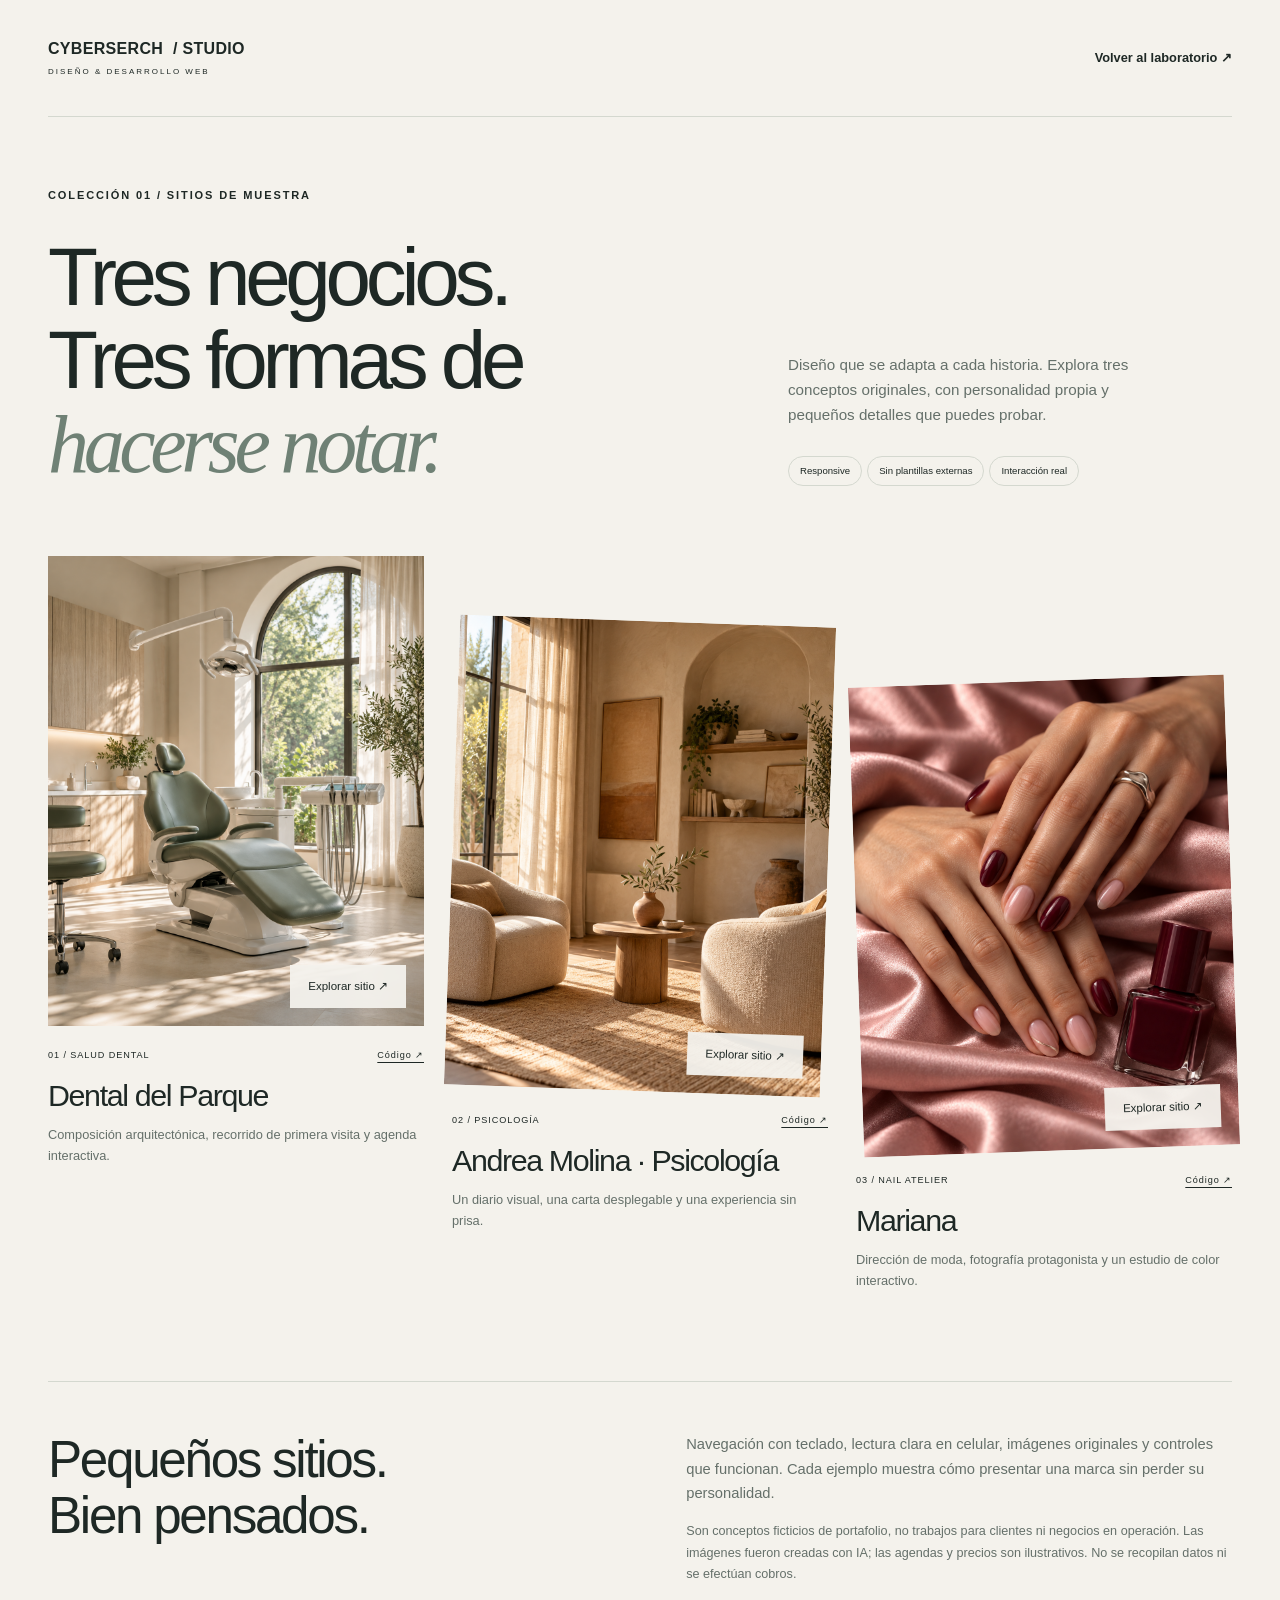
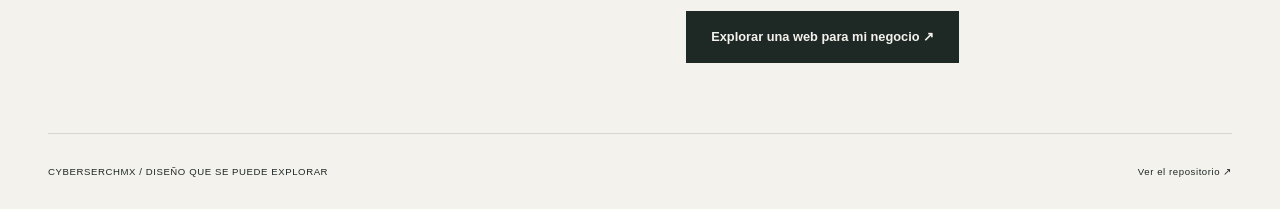
<file: index.html>
<!doctype html><html lang="es-MX"><head><meta charset="UTF-8"><meta name="viewport" content="width=device-width, initial-scale=1"><meta http-equiv="Content-Security-Policy" content="default-src 'none'; img-src 'self'; style-src 'self'; script-src 'self'; font-src 'self'; connect-src 'none'; form-action 'none'; base-uri 'none'; object-src 'none'; frame-src 'none'; media-src 'none'"><meta name="referrer" content="strict-origin-when-cross-origin"><meta name="description" content="Tres experiencias web originales de CyberSerchMX para explorar diseño, accesibilidad e interacción."><meta name="theme-color" content="#f4f2ec"><title>Colección de sitios web · Muestra CyberSerchMX</title><link rel="icon" href="assets/mark.svg" type="image/svg+xml"><link rel="stylesheet" href="site.css?v=20261029-3"><script src="site.js?v=20261029-3" defer></script></head><body class="gallery"><a class="skip" href="#main">Saltar al contenido</a><header class="gallery-header wrap"><a class="brand" href="./">CYBERSERCH<span class="brand-dot"> / </span>STUDIO<small>DISEÑO & DESARROLLO WEB</small></a><a class="text-link" href="https://sergioh-devsec.github.io/">Volver al laboratorio ↗</a></header><main id="main"><section class="gallery-intro wrap"><p class="eyebrow">COLECCIÓN 01 / SITIOS DE MUESTRA</p><h1>Tres negocios.<br>Tres formas de<br><em>hacerse notar.</em></h1><div><p>Diseño que se adapta a cada historia. Explora tres conceptos originales, con personalidad propia y pequeños detalles que puedes probar.</p><span class="pill">Responsive</span><span class="pill">Sin plantillas externas</span><span class="pill">Interacción real</span></div></section><section class="gallery-grid wrap" aria-label="Sitios de muestra"><article><a class="project-image" href="dental/"><img src="assets/dental.png" alt="Vista conceptual de Dental del Parque" width="1120" height="1400"><span>Explorar sitio ↗</span></a><div class="project-label"><span>01 / SALUD DENTAL</span><a href="https://github.com/sergioh-devsec/paginas-para-negocios/tree/main/dental">Código ↗</a></div><h2><a href="dental/">Dental del Parque</a></h2><p>Composición arquitectónica, recorrido de primera visita y agenda interactiva.</p></article><article><a class="project-image" href="psicologia/"><img src="assets/psicologia.png" alt="Interior cálido de Andrea Molina · Psicología" width="1120" height="1400" loading="lazy"><span>Explorar sitio ↗</span></a><div class="project-label"><span>02 / PSICOLOGÍA</span><a href="https://github.com/sergioh-devsec/paginas-para-negocios/tree/main/psicologia">Código ↗</a></div><h2><a href="psicologia/">Andrea Molina · Psicología</a></h2><p>Un diario visual, una carta desplegable y una experiencia sin prisa.</p></article><article><a class="project-image" href="unas/"><img src="assets/unas.png" alt="Manicura hiperrealista del concepto Mariana" width="1120" height="1400" loading="lazy"><span>Explorar sitio ↗</span></a><div class="project-label"><span>03 / NAIL ATELIER</span><a href="https://github.com/sergioh-devsec/paginas-para-negocios/tree/main/unas">Código ↗</a></div><h2><a href="unas/">Mariana</a></h2><p>Dirección de moda, fotografía protagonista y un estudio de color interactivo.</p></article></section><section class="gallery-note wrap"><h2>Pequeños sitios.<br>Bien pensados.</h2><div><p>Navegación con teclado, lectura clara en celular, imágenes originales y controles que funcionan. Cada ejemplo muestra cómo presentar una marca sin perder su personalidad.</p><p class="small">Son conceptos ficticios de portafolio, no trabajos para clientes ni negocios en operación. Las imágenes fueron creadas con IA; las agendas y precios son ilustrativos. No se recopilan datos ni se efectúan cobros.</p><a class="button solid" href="https://sergioh-devsec.github.io/cotizador.html">Explorar una web para mi negocio ↗</a></div></section></main><footer class="gallery-footer wrap"><span>CYBERSERCHMX / DISEÑO QUE SE PUEDE EXPLORAR</span><a href="https://github.com/sergioh-devsec/paginas-para-negocios">Ver el repositorio ↗</a></footer></body></html>
</file>
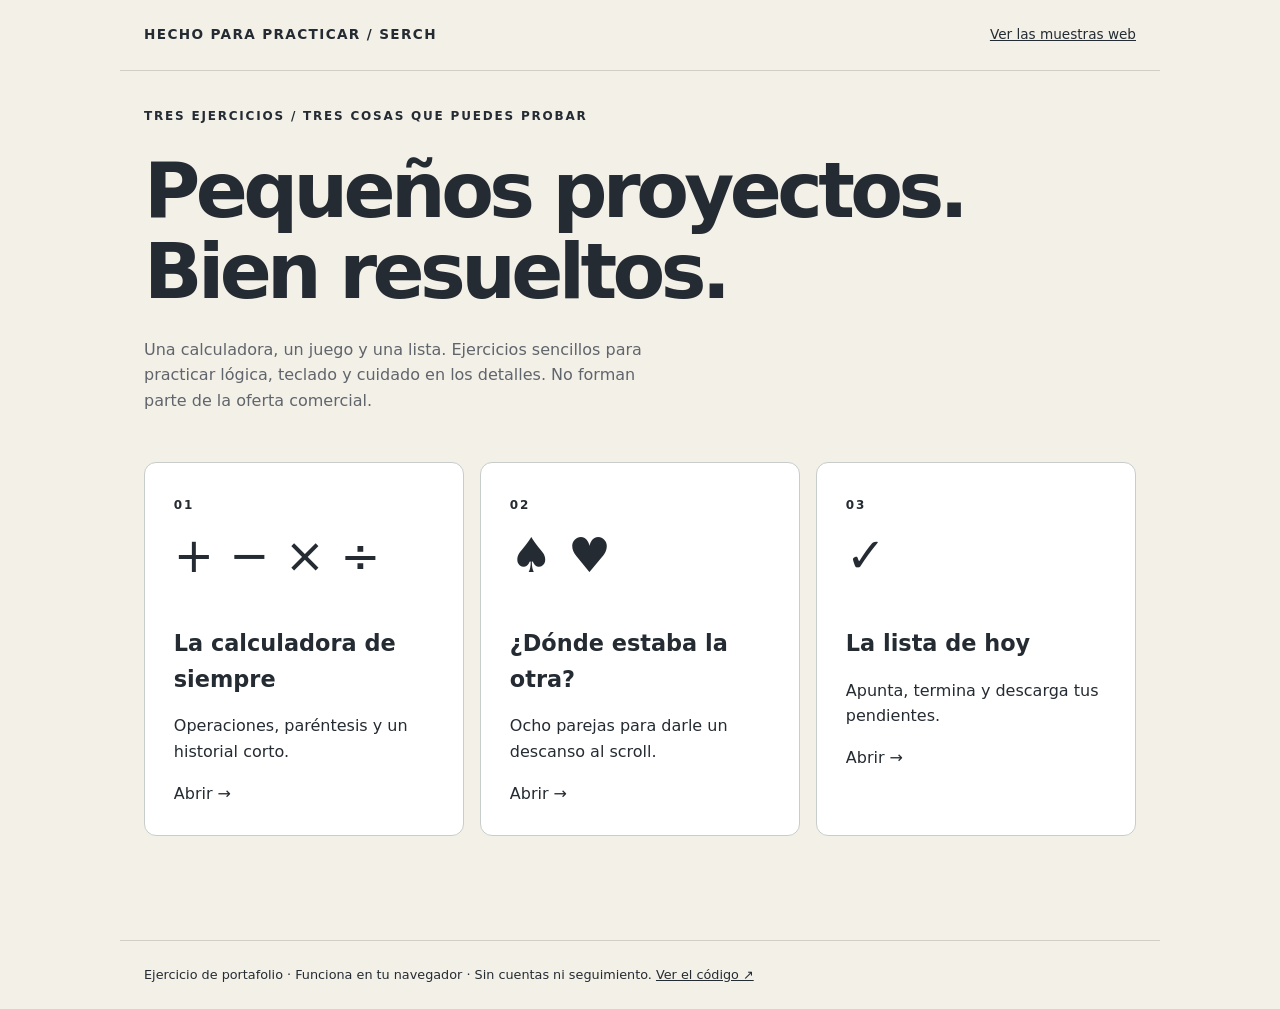
<file: basicos/index.html>
<!doctype html><html lang="es-MX"><head><meta charset="utf-8"><meta name="viewport" content="width=device-width,initial-scale=1"><meta name="robots" content="noindex"><meta http-equiv="Content-Security-Policy" content="default-src 'none'; script-src 'self'; style-src 'self'; img-src 'self'; connect-src 'none'; form-action 'none'; base-uri 'none'; object-src 'none'; frame-src 'none'"><meta name="referrer" content="strict-origin-when-cross-origin"><title>Ejercicios para probar · Ejercicios de Serch</title><link rel="stylesheet" href="apps.css"><script src="apps.js" defer></script></head><body data-app="index"><a class="skip" href="#main">Saltar al contenido</a><header><strong>HECHO PARA PRACTICAR / SERCH</strong><a href="../">Ver las muestras web</a></header><main id="main"><p class="eyebrow">TRES EJERCICIOS / TRES COSAS QUE PUEDES PROBAR</p><h1>Pequeños proyectos.<br>Bien resueltos.</h1><p class="intro">Una calculadora, un juego y una lista. Ejercicios sencillos para practicar lógica, teclado y cuidado en los detalles. No forman parte de la oferta comercial.</p><div class="projects"><a class="project" href="calculadora/"><span class="eyebrow">01</span><span class="glyph" aria-hidden="true">+ − × ÷</span><strong>La calculadora de siempre</strong><p>Operaciones, paréntesis y un historial corto.</p><span>Abrir →</span></a><a class="project" href="memoria/"><span class="eyebrow">02</span><span class="glyph" aria-hidden="true">♠ ♥</span><strong>¿Dónde estaba la otra?</strong><p>Ocho parejas para darle un descanso al scroll.</p><span>Abrir →</span></a><a class="project" href="tareas/"><span class="eyebrow">03</span><span class="glyph" aria-hidden="true">✓</span><strong>La lista de hoy</strong><p>Apunta, termina y descarga tus pendientes.</p><span>Abrir →</span></a></div></main><footer>Ejercicio de portafolio · Funciona en tu navegador · Sin cuentas ni seguimiento. <a href="https://github.com/sergioh-devsec/paginas-para-negocios/tree/main/basicos">Ver el código ↗</a></footer></body></html>
</file>
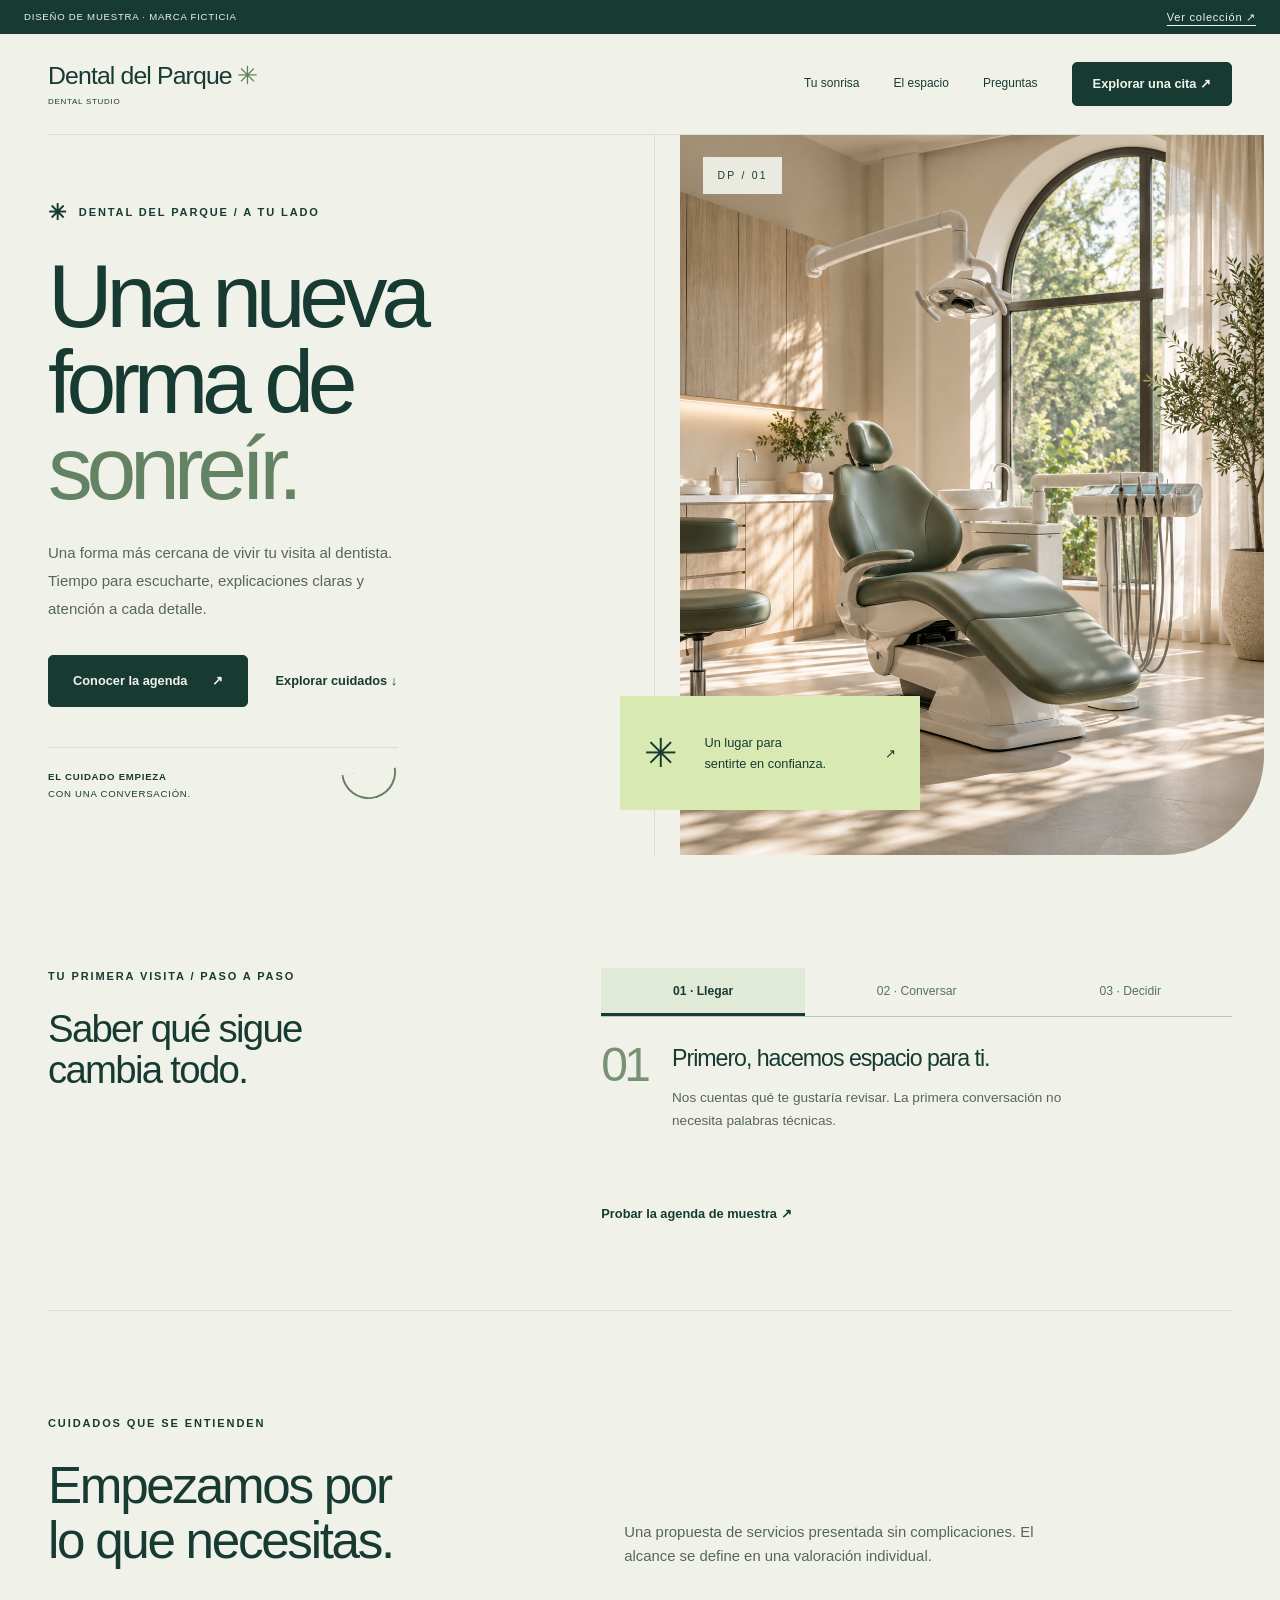
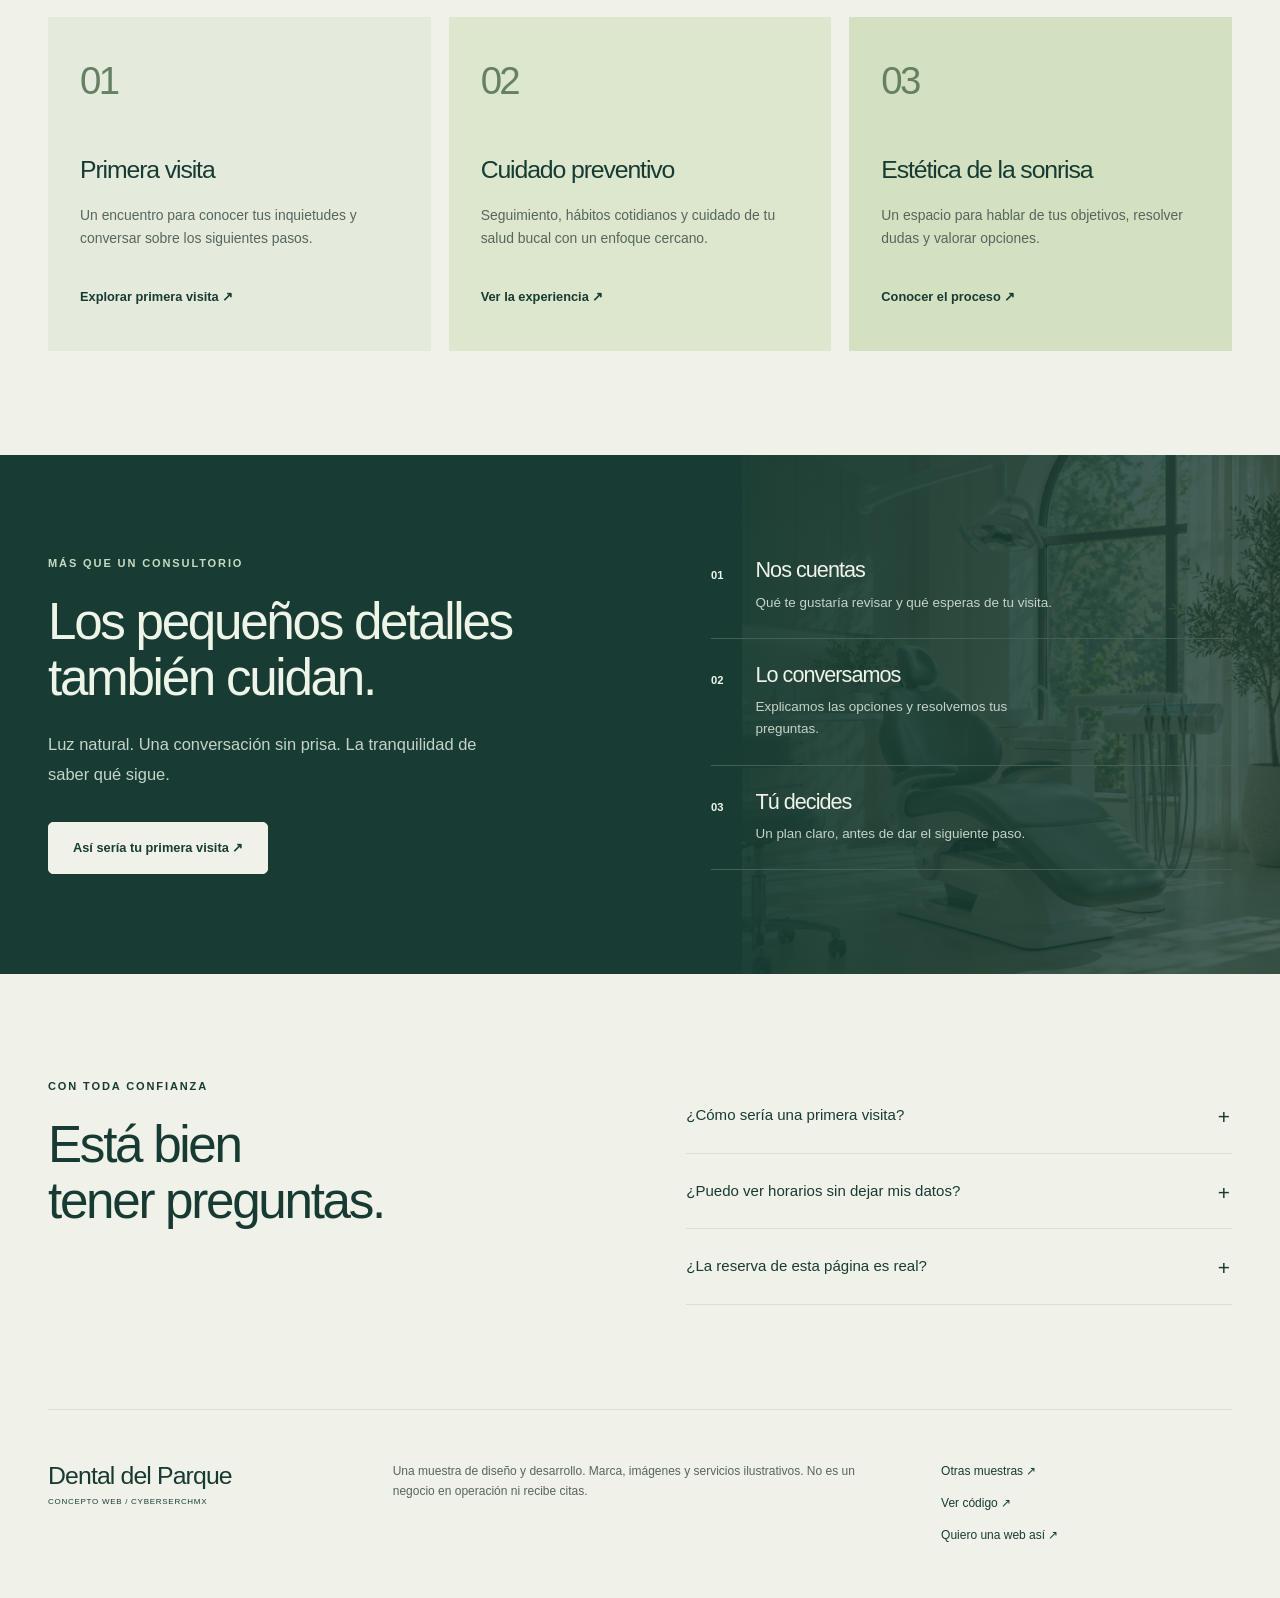
<file: dental/index.html>
<!doctype html><html lang="es-MX"><head><meta charset="UTF-8"><meta name="viewport" content="width=device-width, initial-scale=1"><meta http-equiv="Content-Security-Policy" content="default-src 'none'; img-src 'self'; style-src 'self'; script-src 'self'; font-src 'self'; connect-src 'none'; form-action 'none'; base-uri 'none'; object-src 'none'; frame-src 'none'; media-src 'none'"><meta name="referrer" content="strict-origin-when-cross-origin"><meta name="description" content="Diseño de muestra para una clínica dental: servicios claros, preguntas frecuentes y agenda interactiva de demostración."><meta name="theme-color" content="#f5f7f1"><title>Dental del Parque · Muestra CyberSerchMX</title><link rel="icon" href="../assets/mark.svg" type="image/svg+xml"><link rel="stylesheet" href="../site.css?v=20261029-3"><script src="../site.js?v=20261029-3" defer></script></head><body class="dental" id="inicio"><a class="skip" href="#main">Saltar al contenido</a><div class="demo-ribbon"><span>DISEÑO DE MUESTRA · MARCA FICTICIA</span><a href="../">Ver colección ↗</a></div><header class="site-header wrap"><a class="brand" href="#inicio">Dental del Parque<span class="brand-dot">✳</span><small>DENTAL STUDIO</small></a><button class="menu-toggle" type="button" aria-expanded="false" aria-controls="navigation">Menú <span aria-hidden="true">+</span></button><nav id="navigation" aria-label="Navegación principal"><a href="#servicios">Tu sonrisa</a><a href="#experiencia">El espacio</a><a href="#preguntas">Preguntas</a><button class="button small solid" data-book>Explorar una cita ↗</button></nav></header>
<main id="main"><section class="hero dental-hero wrap"><div class="hero-copy"><p class="eyebrow"><span class="tiny-star" aria-hidden="true">✳</span> DENTAL DEL PARQUE / A TU LADO</p><h1>Una nueva<br>forma de<br><em>sonreír.</em></h1><p class="lead">Una forma más cercana de vivir tu visita al dentista. Tiempo para escucharte, explicaciones claras y atención a cada detalle.</p><div class="actions"><button class="button solid" data-book>Conocer la agenda <span aria-hidden="true">↗</span></button><a class="text-link" href="#servicios">Explorar cuidados ↓</a></div><div class="hero-foot"><span>EL CUIDADO EMPIEZA<br><strong>CON UNA CONVERSACIÓN.</strong></span><span class="dental-smile" aria-hidden="true"></span></div></div><figure class="dental-photo"><span class="photo-index" aria-hidden="true">DP / 01</span><img src="../assets/dental.png" width="1120" height="1400" alt="Interior conceptual de clínica dental luminosa, con sillón verde salvia" fetchpriority="high"><figcaption><span class="tiny-star" aria-hidden="true">✳</span><div>Un lugar para<br><strong>sentirte en confianza.</strong></div><span aria-hidden="true">↗</span></figcaption></figure></section>
<section class="visit-map wrap" aria-labelledby="visit-map-title"><div><p class="eyebrow">TU PRIMERA VISITA / PASO A PASO</p><h2 id="visit-map-title">Saber qué sigue<br>cambia todo.</h2></div><div class="visit-explorer"><div class="visit-buttons" aria-label="Explora las etapas de una visita"><button type="button" data-visit="0" aria-pressed="true" aria-controls="visit-listen">01 · Llegar</button><button type="button" data-visit="1" aria-pressed="false" aria-controls="visit-talk">02 · Conversar</button><button type="button" data-visit="2" aria-pressed="false" aria-controls="visit-decide">03 · Decidir</button></div><div class="visit-panels" aria-live="polite"><article id="visit-listen"><span>01</span><div><h3>Primero, hacemos espacio para ti.</h3><p>Nos cuentas qué te gustaría revisar. La primera conversación no necesita palabras técnicas.</p></div></article><article id="visit-talk" hidden><span>02</span><div><h3>Lo explicamos antes de avanzar.</h3><p>Un recorrido por las opciones, el proceso y las dudas que quieras resolver con tu profesional.</p></div></article><article id="visit-decide" hidden><span>03</span><div><h3>El siguiente paso se acuerda contigo.</h3><p>Alcance y presupuesto claros antes de aceptar un tratamiento. Esta experiencia es ilustrativa.</p></div></article></div><button class="text-link" data-book>Probar la agenda de muestra ↗</button></div></section><section class="section wrap" id="servicios"><div class="section-heading"><p class="eyebrow">CUIDADOS QUE SE ENTIENDEN</p><h2>Empezamos por<br>lo que necesitas.</h2><p>Una propuesta de servicios presentada sin complicaciones. El alcance se define en una valoración individual.</p></div><div class="dental-services"><article><span class="service-number">01</span><h3>Primera visita</h3><p>Un encuentro para conocer tus inquietudes y conversar sobre los siguientes pasos.</p><button class="text-link" data-book data-service="Primera visita">Explorar primera visita ↗</button></article><article><span class="service-number">02</span><h3>Cuidado preventivo</h3><p>Seguimiento, hábitos cotidianos y cuidado de tu salud bucal con un enfoque cercano.</p><button class="text-link" data-book data-service="Cuidado preventivo">Ver la experiencia ↗</button></article><article><span class="service-number">03</span><h3>Estética de la sonrisa</h3><p>Un espacio para hablar de tus objetivos, resolver dudas y valorar opciones.</p><button class="text-link" data-book data-service="Estética de la sonrisa">Conocer el proceso ↗</button></article></div></section>
<section class="dental-experience" id="experiencia"><div class="wrap split"><div><p class="eyebrow">MÁS QUE UN CONSULTORIO</p><h2>Los pequeños detalles<br>también cuidan.</h2><p class="lead">Luz natural. Una conversación sin prisa. La tranquilidad de saber qué sigue.</p><button class="button light" data-book>Así sería tu primera visita ↗</button></div><ol class="process"><li><span>01</span><div><h3>Nos cuentas</h3><p>Qué te gustaría revisar y qué esperas de tu visita.</p></div></li><li><span>02</span><div><h3>Lo conversamos</h3><p>Explicamos las opciones y resolvemos tus preguntas.</p></div></li><li><span>03</span><div><h3>Tú decides</h3><p>Un plan claro, antes de dar el siguiente paso.</p></div></li></ol></div></section>
<section class="section wrap faq-layout" id="preguntas"><div><p class="eyebrow">CON TODA CONFIANZA</p><h2>Está bien<br>tener preguntas.</h2></div><div class="faq"><details><summary>¿Cómo sería una primera visita?</summary><p>Esta muestra propone una cita inicial para conversar sobre necesidades y explicar opciones. En una clínica real, el equipo profesional definiría la valoración.</p></details><details><summary>¿Puedo ver horarios sin dejar mis datos?</summary><p>Sí. El botón de agenda abre un ejemplo interactivo sin solicitar nombre, correo ni información médica.</p></details><details><summary>¿La reserva de esta página es real?</summary><p>No. Dental del Parque es una marca ficticia creada para mostrar una experiencia web. Los horarios son ilustrativos.</p></details></div></section></main><dialog id="booking-dialog" aria-labelledby="booking-title"><div class="dialog-head"><span class="eyebrow">PRUEBA LA EXPERIENCIA</span><button class="close-dialog" type="button" aria-label="Cerrar ventana">×</button></div><h2 id="booking-title">Tu siguiente paso.</h2><p class="demo-note">Agenda de demostración. No se envían datos ni se reserva una cita real.</p><form id="booking-form"><label for="service">Tipo de visita</label><select id="service" name="service"><option>Primera visita</option><option>Cuidado preventivo</option><option>Estética de la sonrisa</option></select><fieldset><legend>Elige un día de muestra</legend><div class="day-options" id="day-options"></div></fieldset><label for="time">Horario de muestra</label><select id="time" name="time"><option>10:00</option><option>12:30</option><option>16:00</option><option>17:30</option></select><button class="button solid" type="submit">Ver resumen de ejemplo <span aria-hidden="true">↗</span></button></form><div id="booking-result" role="status" hidden></div><noscript>Activa JavaScript para explorar esta agenda de muestra.</noscript></dialog><footer class="site-footer wrap"><div class="brand">Dental del Parque<small>CONCEPTO WEB / CYBERSERCHMX</small></div><p>Una muestra de diseño y desarrollo. Marca, imágenes y servicios ilustrativos. No es un negocio en operación ni recibe citas.</p><div><a href="../">Otras muestras ↗</a><a href="https://github.com/sergioh-devsec/paginas-para-negocios" target="_blank" rel="noopener noreferrer">Ver código ↗</a><a href="https://sergioh-devsec.github.io/cotizador.html">Quiero una web así ↗</a></div></footer></body></html>
</file>
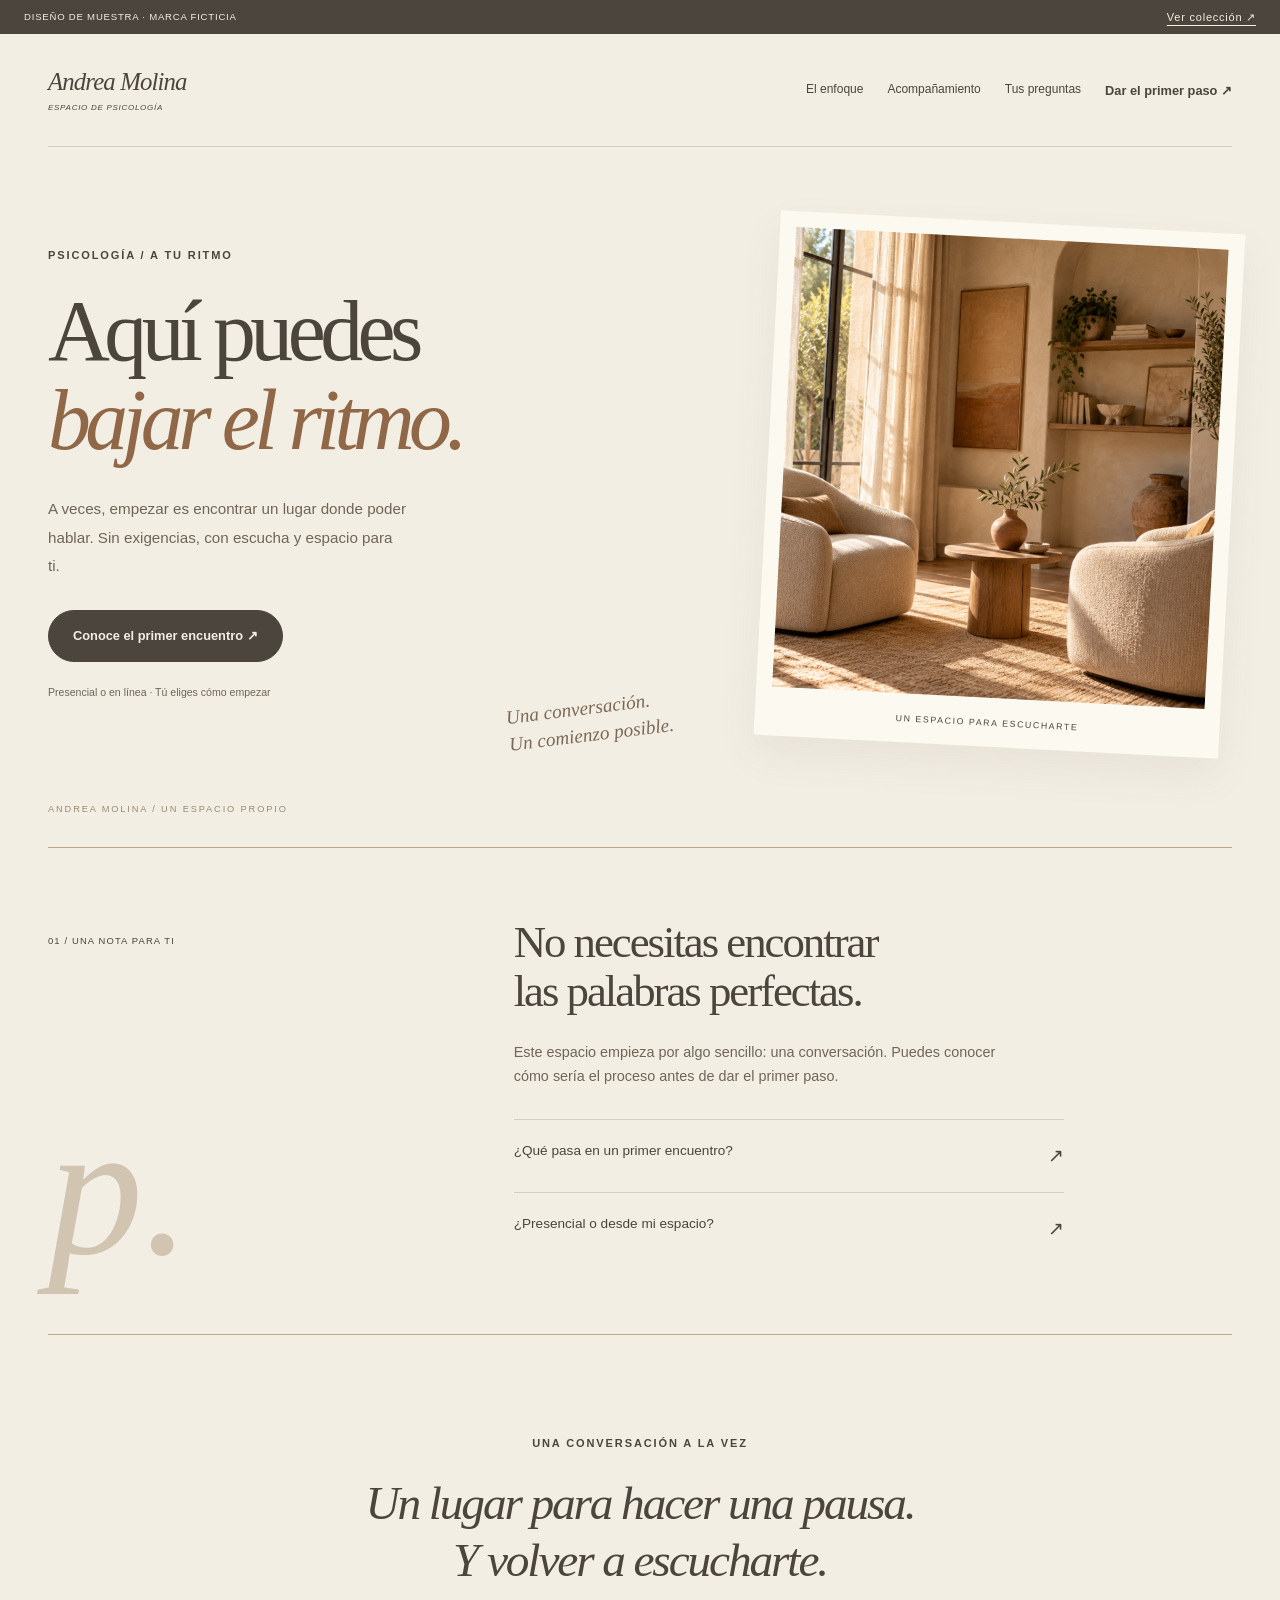
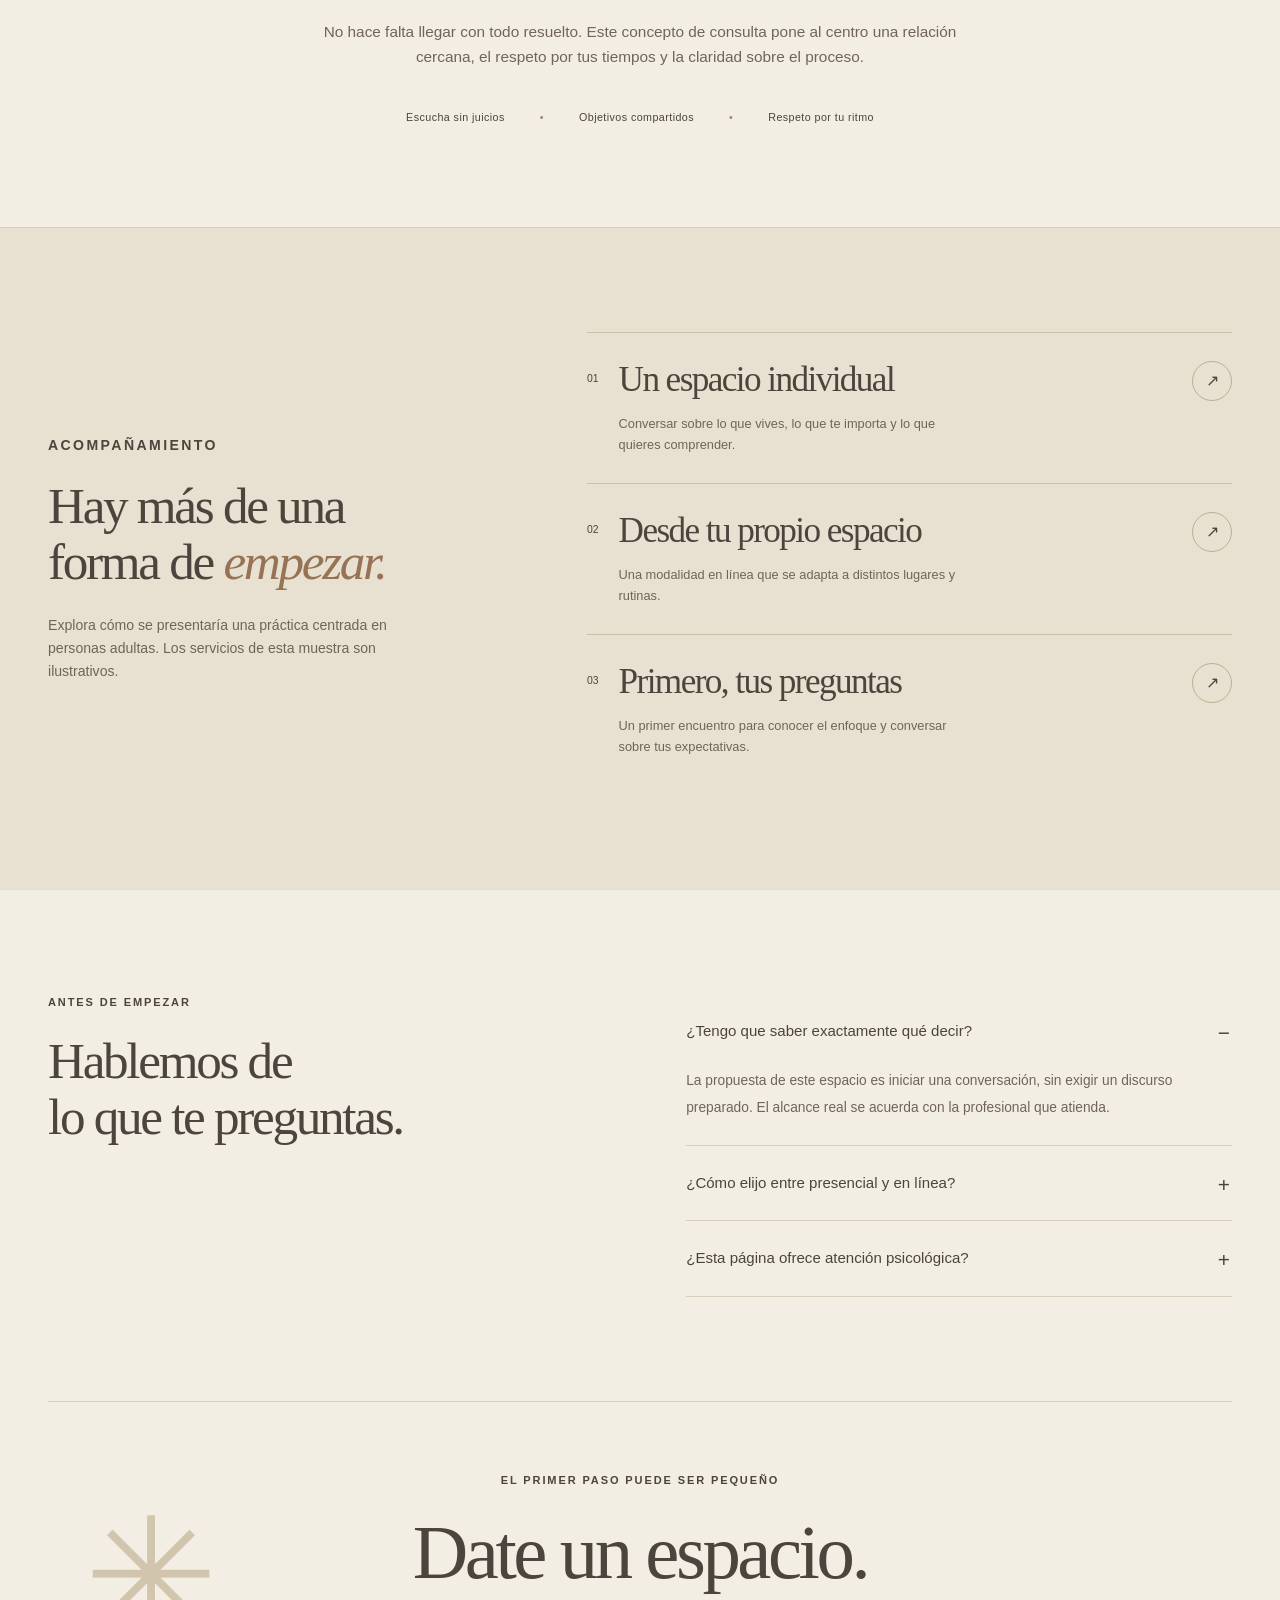
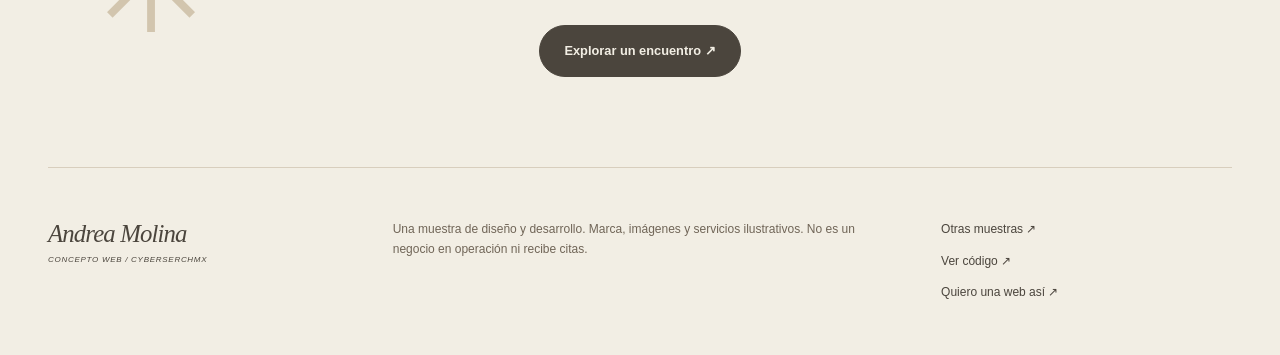
<file: psicologia/index.html>
<!doctype html><html lang="es-MX"><head><meta charset="UTF-8"><meta name="viewport" content="width=device-width, initial-scale=1"><meta http-equiv="Content-Security-Policy" content="default-src 'none'; img-src 'self'; style-src 'self'; script-src 'self'; font-src 'self'; connect-src 'none'; form-action 'none'; base-uri 'none'; object-src 'none'; frame-src 'none'; media-src 'none'"><meta name="referrer" content="strict-origin-when-cross-origin"><meta name="description" content="Una muestra cálida y accesible para una práctica de psicología. Explora el enfoque, las modalidades y una agenda ilustrativa."><meta name="theme-color" content="#f4efe5"><title>Andrea Molina · Psicología · Muestra CyberSerchMX</title><link rel="icon" href="../assets/mark.svg" type="image/svg+xml"><link rel="stylesheet" href="../site.css?v=20261029-3"><script src="../site.js?v=20261029-3" defer></script></head><body class="psychology" id="inicio"><a class="skip" href="#main">Saltar al contenido</a><div class="demo-ribbon"><span>DISEÑO DE MUESTRA · MARCA FICTICIA</span><a href="../">Ver colección ↗</a></div><header class="site-header wrap"><a class="brand" href="#inicio">Andrea Molina<small>ESPACIO DE PSICOLOGÍA</small></a><button class="menu-toggle" type="button" aria-expanded="false" aria-controls="navigation">Menú <span aria-hidden="true">+</span></button><nav id="navigation" aria-label="Navegación principal"><a href="#enfoque">El enfoque</a><a href="#acompanamiento">Acompañamiento</a><a href="#preguntas">Tus preguntas</a><button class="text-link" data-book>Dar el primer paso ↗</button></nav></header>
<main id="main"><section class="hero psych-hero wrap"><div class="psych-margin" aria-hidden="true">ANDREA MOLINA / UN ESPACIO PROPIO</div><div class="psych-image"><img src="../assets/psicologia.png" width="1120" height="1400" alt="Espacio conceptual de conversación con dos sillones y luz natural" fetchpriority="high"><span class="image-caption">UN ESPACIO PARA ESCUCHARTE</span></div><div class="hero-copy"><p class="eyebrow">PSICOLOGÍA / A TU RITMO</p><h1>Aquí puedes<br><em>bajar el ritmo.</em></h1><p class="lead">A veces, empezar es encontrar un lugar donde poder hablar. Sin exigencias, con escucha y espacio para ti.</p><button class="button solid" data-book>Conoce el primer encuentro ↗</button><p class="quiet-note">Presencial o en línea · Tú eliges cómo empezar</p><p class="psych-handnote">Una conversación.<br>Un comienzo posible.</p></div></section>
<section class="psych-letter wrap" aria-labelledby="letter-title"><span class="letter-number" aria-hidden="true">01 / UNA NOTA PARA TI</span><div><h2 id="letter-title">No necesitas encontrar<br>las palabras perfectas.</h2><p>Este espacio empieza por algo sencillo: una conversación. Puedes conocer cómo sería el proceso antes de dar el primer paso.</p><details><summary>¿Qué pasa en un primer encuentro? <span aria-hidden="true">↗</span></summary><p>Hablar de tus expectativas, conocer la forma de trabajo y resolver preguntas sobre modalidad y disponibilidad. En una consulta real, la profesional acuerda contigo el alcance.</p><button class="text-link" data-book data-service="Primer encuentro">Explorar ese primer encuentro ↗</button></details><details><summary>¿Presencial o desde mi espacio? <span aria-hidden="true">↗</span></summary><p>La agenda de muestra permite elegir ambas opciones. No solicita información personal ni genera una reserva.</p><button class="text-link" data-book data-service="Encuentro en línea">Ver la modalidad en línea ↗</button></details></div><span class="letter-stamp" aria-hidden="true">p.</span></section><section class="psych-statement section wrap" id="enfoque"><p class="eyebrow">UNA CONVERSACIÓN A LA VEZ</p><h2>Un lugar para hacer una pausa.<br>Y volver a escucharte.</h2><p>No hace falta llegar con todo resuelto. Este concepto de consulta pone al centro una relación cercana, el respeto por tus tiempos y la claridad sobre el proceso.</p><div class="values-row"><span>Escucha sin juicios</span><span>Objetivos compartidos</span><span>Respeto por tu ritmo</span></div></section>
<section class="psych-care section" id="acompanamiento"><div class="wrap split"><div><p class="eyebrow">ACOMPAÑAMIENTO</p><h2>Hay más de una<br>forma de <em>empezar.</em></h2><p>Explora cómo se presentaría una práctica centrada en personas adultas. Los servicios de esta muestra son ilustrativos.</p></div><div class="care-list"><article><span>01</span><div><h3>Un espacio individual</h3><p>Conversar sobre lo que vives, lo que te importa y lo que quieres comprender.</p></div><button class="round-button" data-book data-service="Encuentro presencial" aria-label="Explorar encuentro individual">↗</button></article><article><span>02</span><div><h3>Desde tu propio espacio</h3><p>Una modalidad en línea que se adapta a distintos lugares y rutinas.</p></div><button class="round-button" data-book data-service="Encuentro en línea" aria-label="Explorar encuentro en línea">↗</button></article><article><span>03</span><div><h3>Primero, tus preguntas</h3><p>Un primer encuentro para conocer el enfoque y conversar sobre tus expectativas.</p></div><button class="round-button" data-book data-service="Primer encuentro" aria-label="Explorar primer encuentro">↗</button></article></div></div></section>
<section class="section wrap faq-layout" id="preguntas"><div><p class="eyebrow">ANTES DE EMPEZAR</p><h2>Hablemos de<br>lo que te preguntas.</h2></div><div class="faq"><details open><summary>¿Tengo que saber exactamente qué decir?</summary><p>La propuesta de este espacio es iniciar una conversación, sin exigir un discurso preparado. El alcance real se acuerda con la profesional que atienda.</p></details><details><summary>¿Cómo elijo entre presencial y en línea?</summary><p>La agenda de muestra permite explorar ambas modalidades. En una práctica real, se revisarían disponibilidad, privacidad y adecuación del formato.</p></details><details><summary>¿Esta página ofrece atención psicológica?</summary><p>No. Es una demostración de diseño web y no representa una profesional en ejercicio. No ofrece evaluación, orientación clínica ni atención de urgencia.</p></details></div></section><section class="psych-invitation wrap"><span aria-hidden="true">✳</span><p class="eyebrow">EL PRIMER PASO PUEDE SER PEQUEÑO</p><h2>Date un espacio.</h2><button class="button solid" data-book>Explorar un encuentro ↗</button></section></main><dialog id="booking-dialog" aria-labelledby="booking-title"><div class="dialog-head"><span class="eyebrow">PRUEBA LA EXPERIENCIA</span><button class="close-dialog" type="button" aria-label="Cerrar ventana">×</button></div><h2 id="booking-title">Tu siguiente paso.</h2><p class="demo-note">Agenda de demostración. No se envían datos ni se reserva una cita real.</p><form id="booking-form"><label for="service">Modalidad de ejemplo</label><select id="service" name="service"><option>Primer encuentro</option><option>Encuentro presencial</option><option>Encuentro en línea</option></select><fieldset><legend>Elige un día de muestra</legend><div class="day-options" id="day-options"></div></fieldset><label for="time">Horario de muestra</label><select id="time" name="time"><option>10:00</option><option>12:30</option><option>16:00</option><option>17:30</option></select><button class="button solid" type="submit">Ver resumen de ejemplo <span aria-hidden="true">↗</span></button></form><div id="booking-result" role="status" hidden></div><noscript>Activa JavaScript para explorar esta agenda de muestra.</noscript></dialog><footer class="site-footer wrap"><div class="brand">Andrea Molina<small>CONCEPTO WEB / CYBERSERCHMX</small></div><p>Una muestra de diseño y desarrollo. Marca, imágenes y servicios ilustrativos. No es un negocio en operación ni recibe citas.</p><div><a href="../">Otras muestras ↗</a><a href="https://github.com/sergioh-devsec/paginas-para-negocios" target="_blank" rel="noopener noreferrer">Ver código ↗</a><a href="https://sergioh-devsec.github.io/cotizador.html">Quiero una web así ↗</a></div></footer></body></html>
</file>
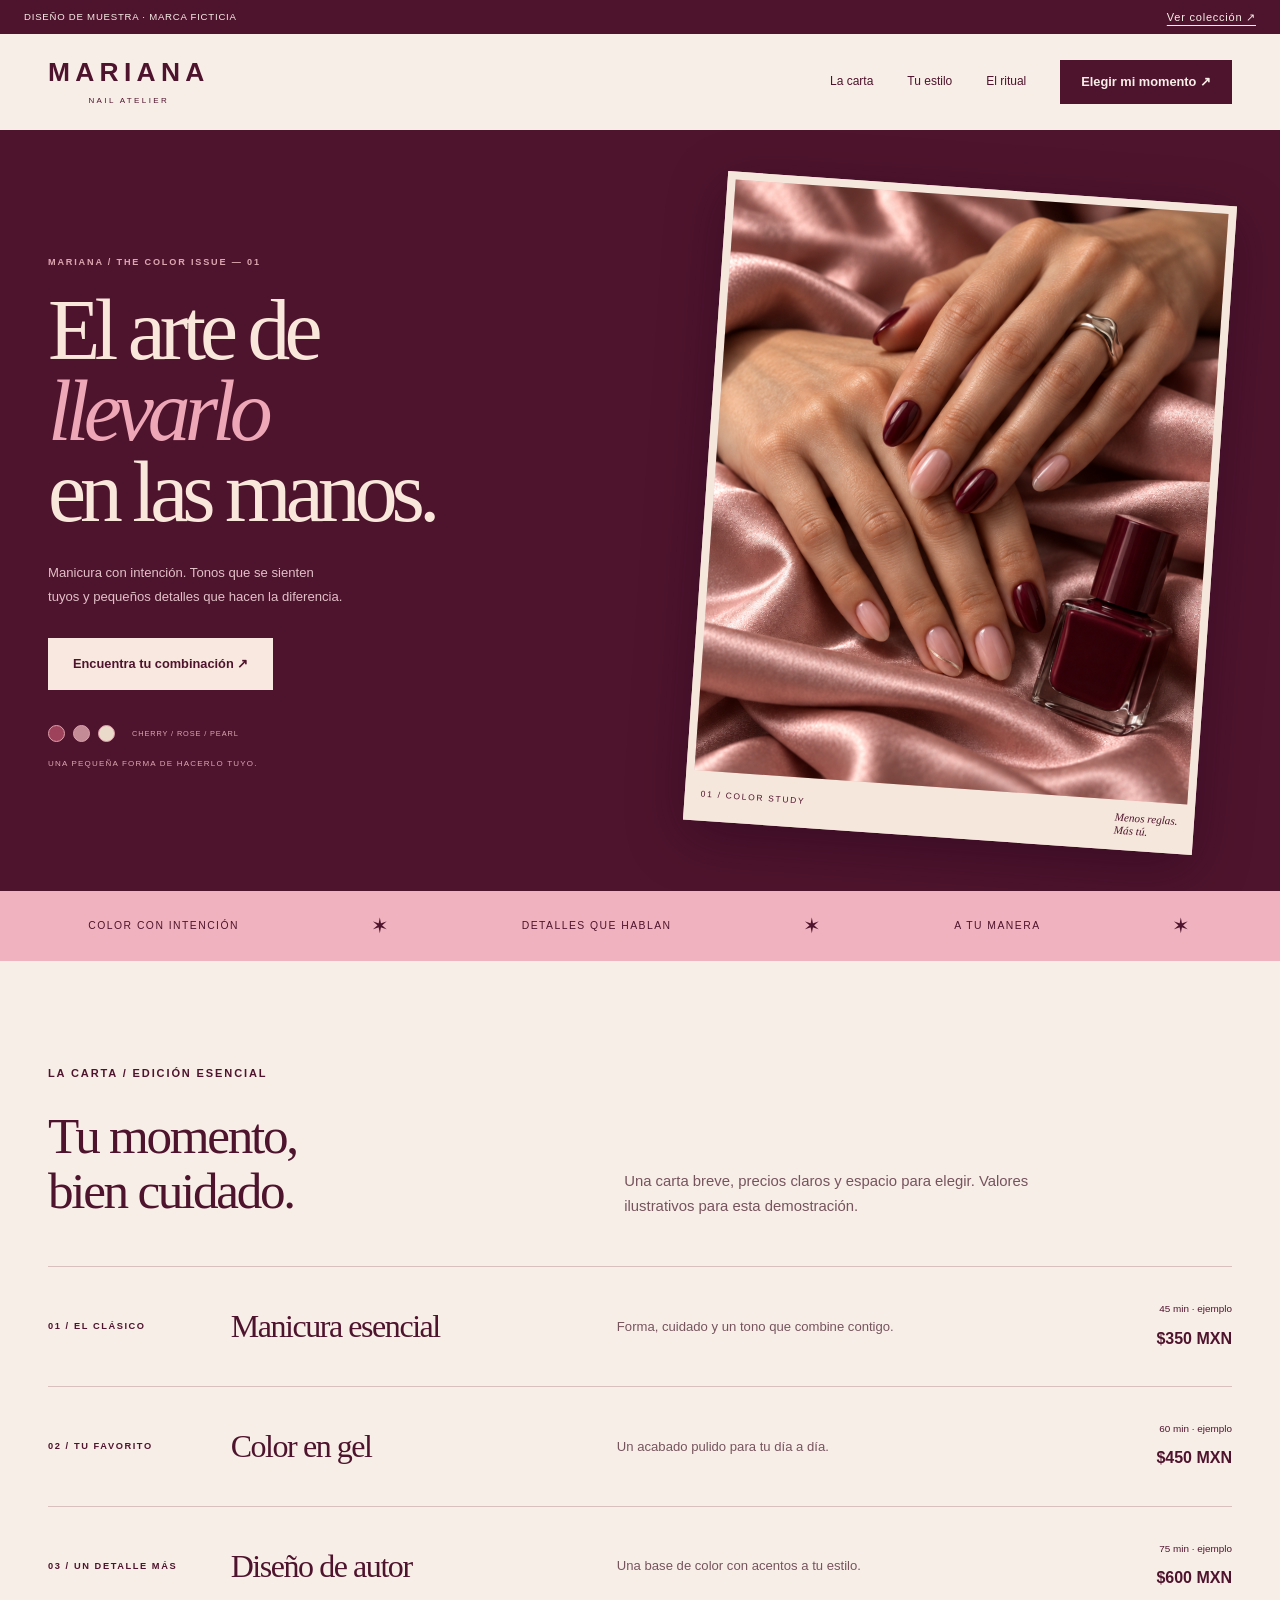
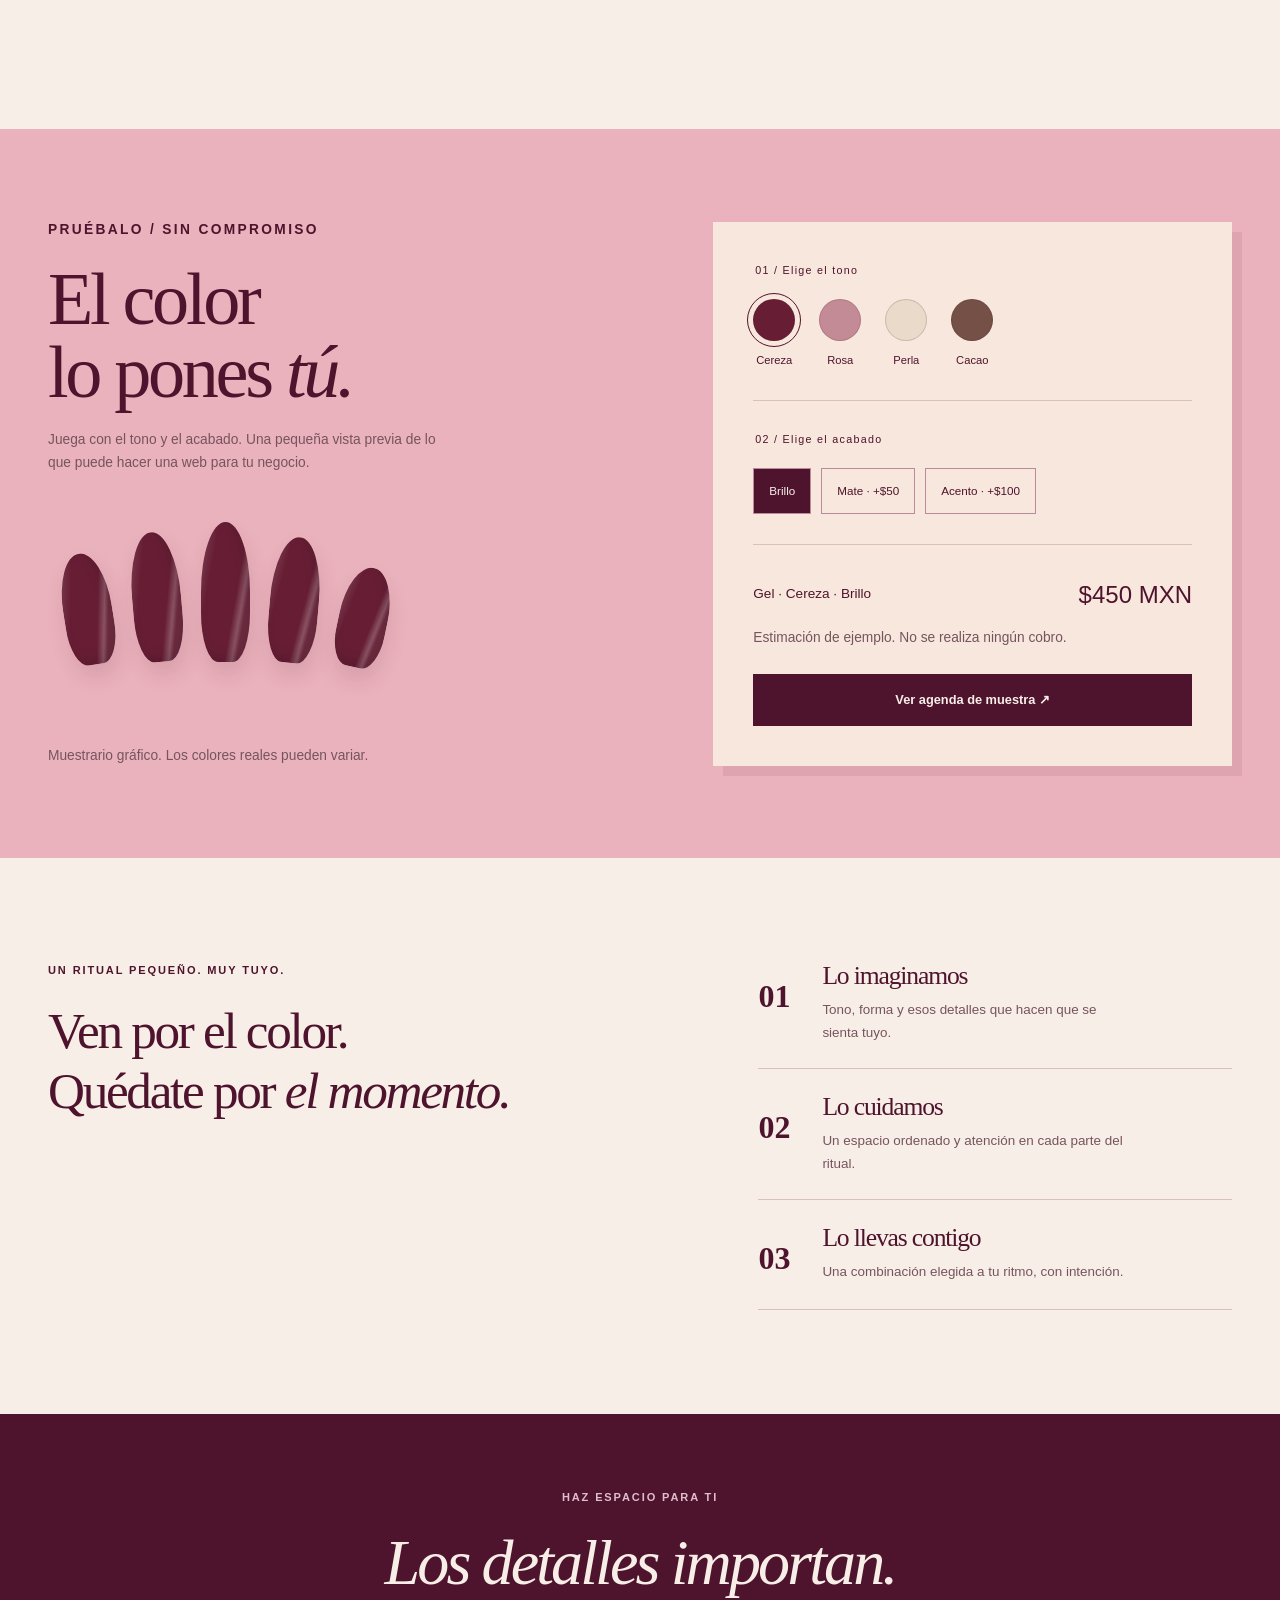
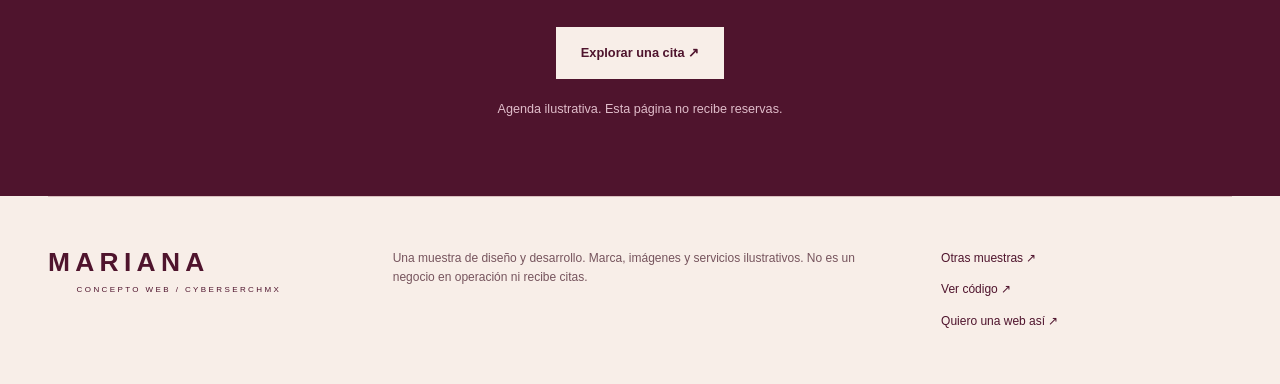
<file: unas/index.html>
<!doctype html><html lang="es-MX"><head><meta charset="UTF-8"><meta name="viewport" content="width=device-width, initial-scale=1"><meta http-equiv="Content-Security-Policy" content="default-src 'none'; img-src 'self'; style-src 'self'; script-src 'self'; font-src 'self'; connect-src 'none'; form-action 'none'; base-uri 'none'; object-src 'none'; frame-src 'none'; media-src 'none'"><meta name="referrer" content="strict-origin-when-cross-origin"><meta name="description" content="Muestra editorial para un estudio de uñas: carta de servicios, selector de color y acabados y agenda de demostración."><meta name="theme-color" content="#f4e1e7"><title>Mariana · Nail Atelier · Muestra CyberSerchMX</title><link rel="icon" href="../assets/mark.svg" type="image/svg+xml"><link rel="stylesheet" href="../site.css?v=20261029-3"><script src="../site.js?v=20261029-3" defer></script></head><body class="nails" id="inicio"><a class="skip" href="#main">Saltar al contenido</a><div class="demo-ribbon"><span>DISEÑO DE MUESTRA · MARCA FICTICIA</span><a href="../">Ver colección ↗</a></div><header class="site-header wrap"><a class="brand" href="#inicio">MARIANA<small>NAIL ATELIER</small></a><button class="menu-toggle" type="button" aria-expanded="false" aria-controls="navigation">Menú <span aria-hidden="true">+</span></button><nav id="navigation" aria-label="Navegación principal"><a href="#carta">La carta</a><a href="#tu-estilo">Tu estilo</a><a href="#ritual">El ritual</a><button class="button small solid" data-book>Elegir mi momento ↗</button></nav></header>
<main id="main"><section class="nail-hero"><div class="hero-copy"><p class="eyebrow">MARIANA / THE COLOR ISSUE — 01</p><h1>El arte de<br><em>llevarlo</em><br>en las manos.</h1><p class="lead">Manicura con intención. Tonos que se sienten tuyos y pequeños detalles que hacen la diferencia.</p><a class="button solid" href="#tu-estilo">Encuentra tu combinación ↗</a><div class="nail-hero-palette" aria-hidden="true"><i></i><i></i><i></i><span>CHERRY / ROSE / PEARL</span></div><p class="nail-signature">UNA PEQUEÑA FORMA DE HACERLO TUYO.</p></div><figure><img src="../assets/unas.png" width="1120" height="1400" alt="Manos adultas con manicura burdeos y rosa translúcido sobre satén, imagen conceptual hiperrealista" fetchpriority="high"><figcaption><span>01 / COLOR STUDY</span><strong>Menos reglas.<br>Más tú.</strong></figcaption></figure></section><div class="nail-marquee" aria-label="Filosofía del estudio"><span>COLOR CON INTENCIÓN</span><span aria-hidden="true">✶</span><span>DETALLES QUE HABLAN</span><span aria-hidden="true">✶</span><span>A TU MANERA</span><span aria-hidden="true">✶</span></div>
<section class="section wrap" id="carta"><div class="section-heading"><p class="eyebrow">LA CARTA / EDICIÓN ESENCIAL</p><h2>Tu momento,<br>bien cuidado.</h2><p>Una carta breve, precios claros y espacio para elegir. Valores ilustrativos para esta demostración.</p></div><div class="nail-menu"><article><span class="eyebrow">01 / EL CLÁSICO</span><h3>Manicura esencial</h3><p>Forma, cuidado y un tono que combine contigo.</p><div><span>45 min · ejemplo</span><strong>$350 MXN</strong></div></article><article><span class="eyebrow">02 / TU FAVORITO</span><h3>Color en gel</h3><p>Un acabado pulido para tu día a día.</p><div><span>60 min · ejemplo</span><strong>$450 MXN</strong></div></article><article><span class="eyebrow">03 / UN DETALLE MÁS</span><h3>Diseño de autor</h3><p>Una base de color con acentos a tu estilo.</p><div><span>75 min · ejemplo</span><strong>$600 MXN</strong></div></article></div></section>
<section class="nail-styler section" id="tu-estilo"><div class="wrap split"><div><p class="eyebrow">PRUÉBALO / SIN COMPROMISO</p><h2>El color<br>lo pones <em>tú.</em></h2><p>Juega con el tono y el acabado. Una pequeña vista previa de lo que puede hacer una web para tu negocio.</p><div class="polish-preview" data-tone="berry" data-finish="gloss" role="img" aria-label="Muestra gráfica del tono Cereza con brillo"><i></i><i></i><i></i><i></i><i></i></div><p class="small">Muestrario gráfico. Los colores reales pueden variar.</p></div><form id="style-form" class="style-controls"><fieldset><legend>01 / Elige el tono</legend><div class="swatches"><label><input type="radio" name="tone" value="berry" checked><span class="swatch berry"></span>Cereza</label><label><input type="radio" name="tone" value="rose"><span class="swatch rose"></span>Rosa</label><label><input type="radio" name="tone" value="pearl"><span class="swatch pearl"></span>Perla</label><label><input type="radio" name="tone" value="cocoa"><span class="swatch cocoa"></span>Cacao</label></div></fieldset><fieldset><legend>02 / Elige el acabado</legend><div class="finish-options"><label><input type="radio" name="finish" value="gloss" checked><span>Brillo</span></label><label><input type="radio" name="finish" value="matte"><span>Mate · +$50</span></label><label><input type="radio" name="finish" value="accent"><span>Acento · +$100</span></label></div></fieldset><div class="style-total"><span id="style-description">Gel · Cereza · Brillo</span><strong id="style-price" aria-live="polite">$450 MXN</strong></div><p class="small">Estimación de ejemplo. No se realiza ningún cobro.</p><button class="button solid" type="button" data-book data-service="Mi combinación de gel">Ver agenda de muestra ↗</button></form></div></section>
<section class="section wrap nail-ritual" id="ritual"><div><p class="eyebrow">UN RITUAL PEQUEÑO. MUY TUYO.</p><h2>Ven por el color.<br>Quédate por <em>el momento.</em></h2></div><ol class="process"><li><span>01</span><div><h3>Lo imaginamos</h3><p>Tono, forma y esos detalles que hacen que se sienta tuyo.</p></div></li><li><span>02</span><div><h3>Lo cuidamos</h3><p>Un espacio ordenado y atención en cada parte del ritual.</p></div></li><li><span>03</span><div><h3>Lo llevas contigo</h3><p>Una combinación elegida a tu ritmo, con intención.</p></div></li></ol></section><section class="nail-finale"><p class="eyebrow">HAZ ESPACIO PARA TI</p><h2>Los detalles importan.</h2><button class="button light" data-book>Explorar una cita ↗</button><p class="small">Agenda ilustrativa. Esta página no recibe reservas.</p></section></main><dialog id="booking-dialog" aria-labelledby="booking-title"><div class="dialog-head"><span class="eyebrow">PRUEBA LA EXPERIENCIA</span><button class="close-dialog" type="button" aria-label="Cerrar ventana">×</button></div><h2 id="booking-title">Tu siguiente paso.</h2><p class="demo-note">Agenda de demostración. No se envían datos ni se reserva una cita real.</p><form id="booking-form"><label for="service">Servicio de ejemplo</label><select id="service" name="service"><option>Manicura esencial</option><option>Color en gel</option><option>Diseño de autor</option><option>Mi combinación de gel</option></select><fieldset><legend>Elige un día de muestra</legend><div class="day-options" id="day-options"></div></fieldset><label for="time">Horario de muestra</label><select id="time" name="time"><option>10:00</option><option>12:30</option><option>16:00</option><option>17:30</option></select><button class="button solid" type="submit">Ver resumen de ejemplo <span aria-hidden="true">↗</span></button></form><div id="booking-result" role="status" hidden></div><noscript>Activa JavaScript para explorar esta agenda de muestra.</noscript></dialog><footer class="site-footer wrap"><div class="brand">MARIANA<small>CONCEPTO WEB / CYBERSERCHMX</small></div><p>Una muestra de diseño y desarrollo. Marca, imágenes y servicios ilustrativos. No es un negocio en operación ni recibe citas.</p><div><a href="../">Otras muestras ↗</a><a href="https://github.com/sergioh-devsec/paginas-para-negocios" target="_blank" rel="noopener noreferrer">Ver código ↗</a><a href="https://sergioh-devsec.github.io/cotizador.html">Quiero una web así ↗</a></div></footer></body></html>
</file>
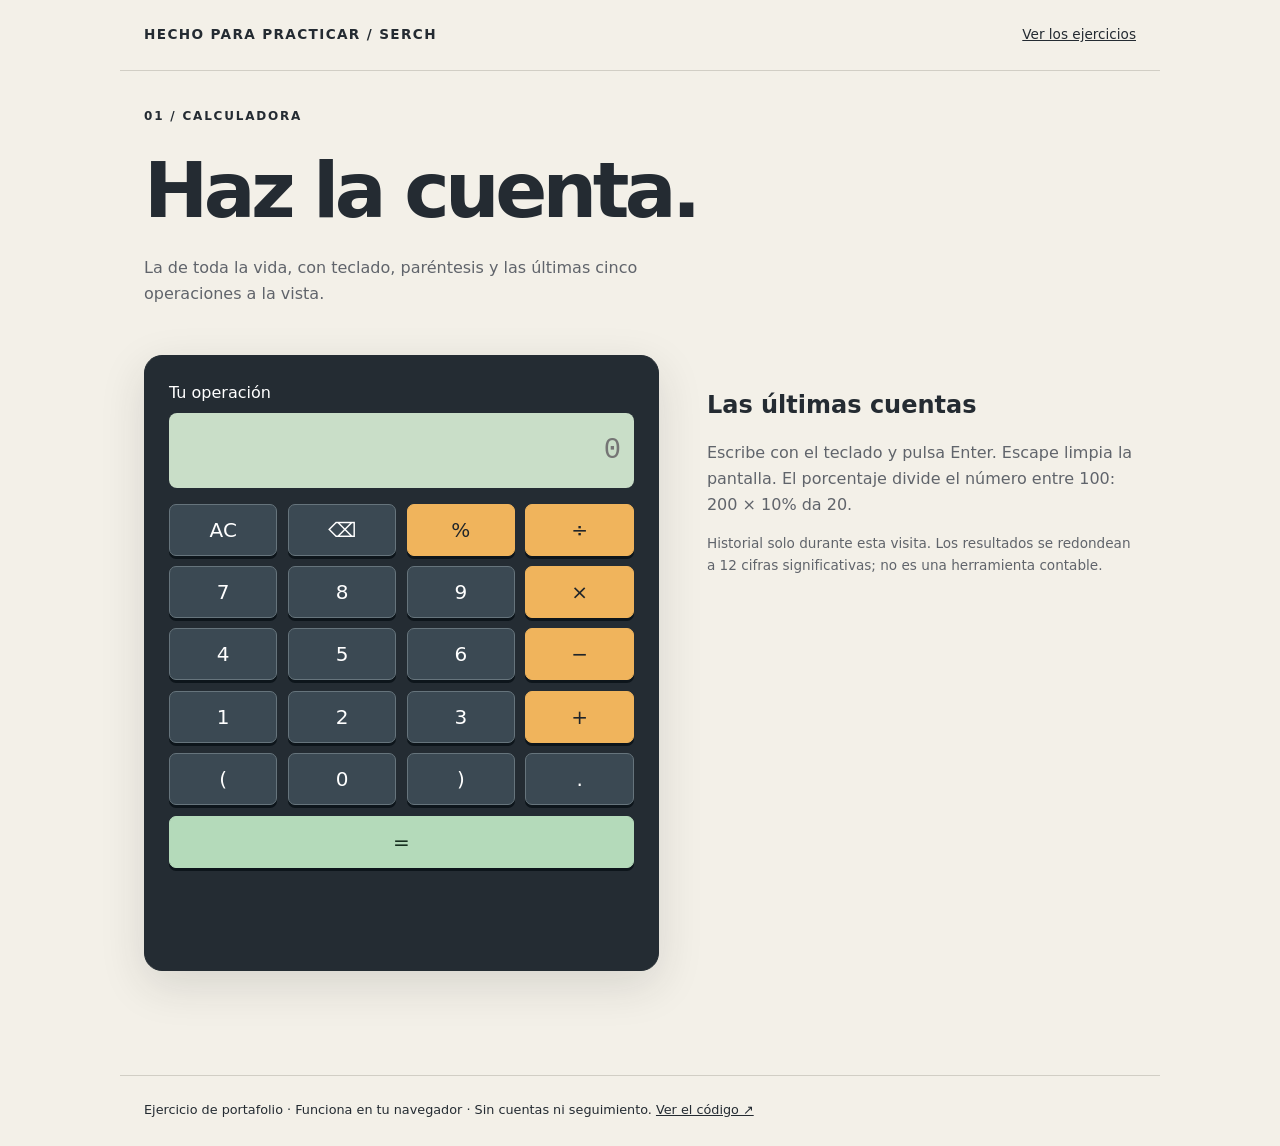
<file: basicos/calculadora/index.html>
<!doctype html><html lang="es-MX"><head><meta charset="utf-8"><meta name="viewport" content="width=device-width,initial-scale=1"><meta name="robots" content="noindex"><meta http-equiv="Content-Security-Policy" content="default-src 'none'; script-src 'self'; style-src 'self'; img-src 'self'; connect-src 'none'; form-action 'none'; base-uri 'none'; object-src 'none'; frame-src 'none'"><meta name="referrer" content="strict-origin-when-cross-origin"><title>Haz la cuenta · Ejercicios de Serch</title><link rel="stylesheet" href="../apps.css"><script src="../apps.js" defer></script></head><body data-app="calculator"><a class="skip" href="#main">Saltar al contenido</a><header><strong>HECHO PARA PRACTICAR / SERCH</strong><a href="../">Ver los ejercicios</a></header><main id="main"><p class="eyebrow">01 / CALCULADORA</p><h1>Haz la cuenta.</h1><p class="intro">La de toda la vida, con teclado, paréntesis y las últimas cinco operaciones a la vista.</p><div class="workspace"><form id="calculator" class="panel calc"><label for="expression">Tu operación</label><input id="expression" name="expression" maxlength="120" autocomplete="off" spellcheck="false" inputmode="decimal" placeholder="0"><div class="keys"><button type="button" data-key="clear" class="number" aria-label="Limpiar operación">AC</button><button type="button" data-key="back" class="number" aria-label="Borrar último carácter">⌫</button><button type="button" data-key="%" class="operator">%</button><button type="button" data-key="/" class="operator">÷</button><button type="button" data-key="7" class="number">7</button><button type="button" data-key="8" class="number">8</button><button type="button" data-key="9" class="number">9</button><button type="button" data-key="*" class="operator">×</button><button type="button" data-key="4" class="number">4</button><button type="button" data-key="5" class="number">5</button><button type="button" data-key="6" class="number">6</button><button type="button" data-key="-" class="operator">−</button><button type="button" data-key="1" class="number">1</button><button type="button" data-key="2" class="number">2</button><button type="button" data-key="3" class="number">3</button><button type="button" data-key="+" class="operator">+</button><button type="button" data-key="(" class="number">(</button><button type="button" data-key="0" class="number">0</button><button type="button" data-key=")" class="number">)</button><button type="button" data-key="." class="number">.</button><button type="button" data-key="=" class="equals">=</button></div><p id="calc-status" class="status" role="status"></p></form><aside><h2>Las últimas cuentas</h2><ol id="history" class="history"></ol><p>Escribe con el teclado y pulsa Enter. Escape limpia la pantalla. El porcentaje divide el número entre 100: 200 × 10% da 20.</p><p class="note">Historial solo durante esta visita. Los resultados se redondean a 12 cifras significativas; no es una herramienta contable.</p></aside></div></main><footer>Ejercicio de portafolio · Funciona en tu navegador · Sin cuentas ni seguimiento. <a href="https://github.com/sergioh-devsec/paginas-para-negocios/tree/main/basicos">Ver el código ↗</a></footer></body></html>
</file>
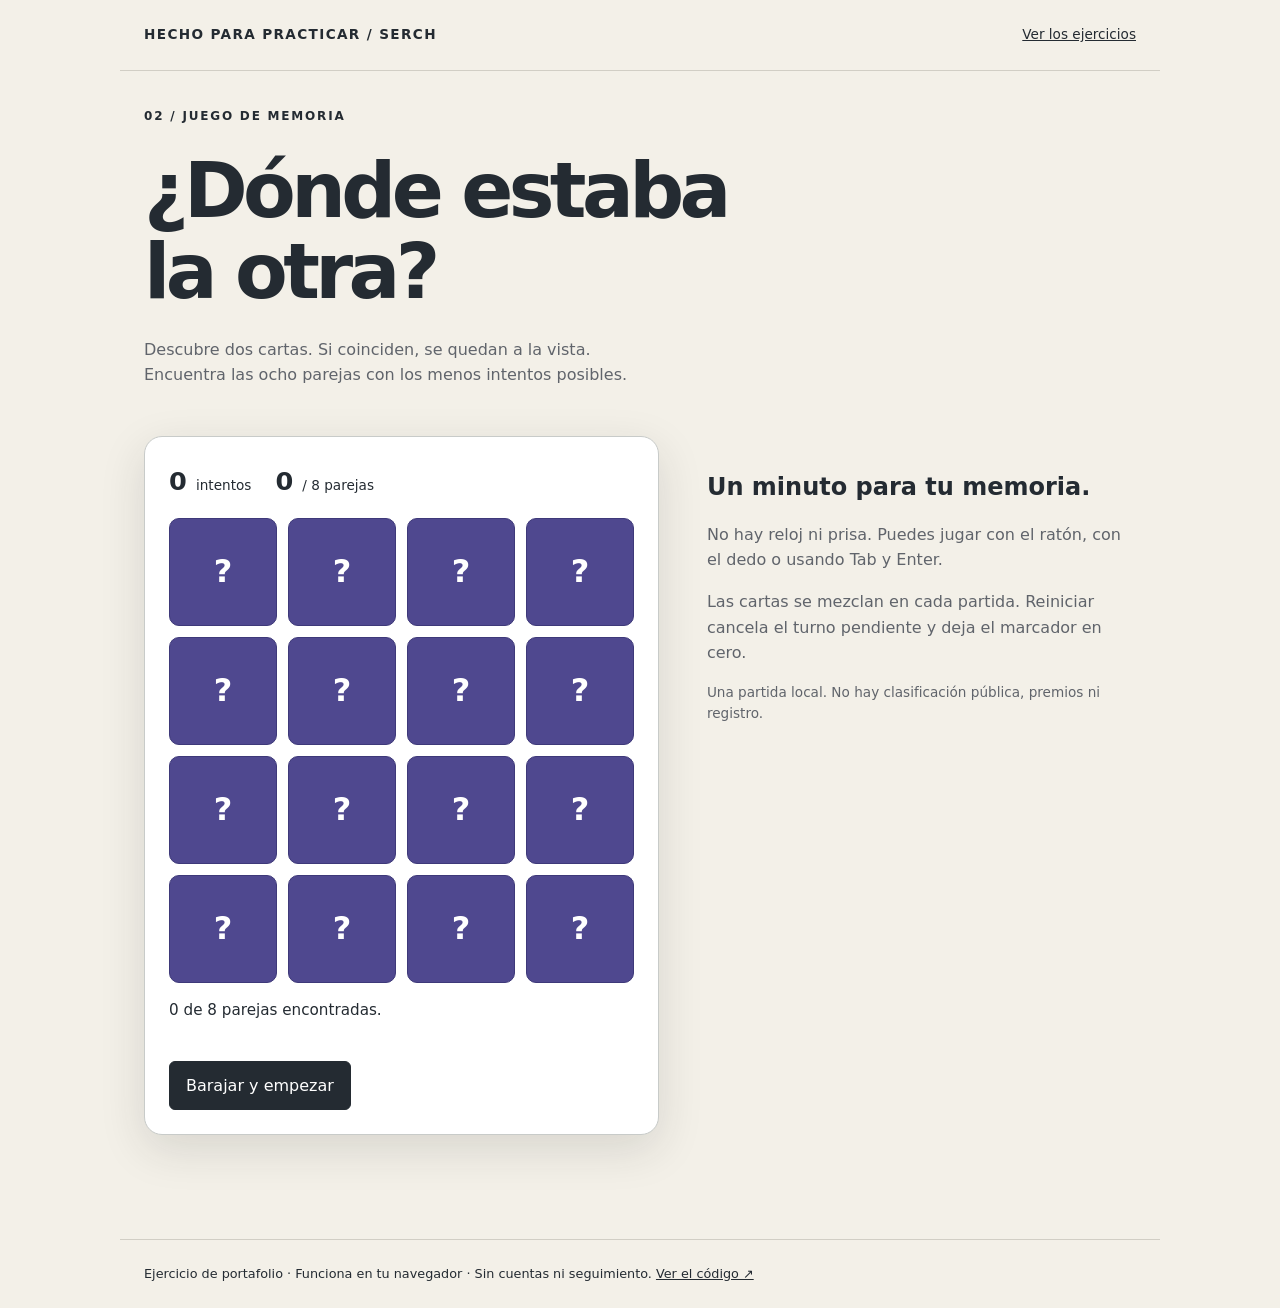
<file: basicos/memoria/index.html>
<!doctype html><html lang="es-MX"><head><meta charset="utf-8"><meta name="viewport" content="width=device-width,initial-scale=1"><meta name="robots" content="noindex"><meta http-equiv="Content-Security-Policy" content="default-src 'none'; script-src 'self'; style-src 'self'; img-src 'self'; connect-src 'none'; form-action 'none'; base-uri 'none'; object-src 'none'; frame-src 'none'"><meta name="referrer" content="strict-origin-when-cross-origin"><title>¿Dónde estaba la otra? · Ejercicios de Serch</title><link rel="stylesheet" href="../apps.css"><script src="../apps.js" defer></script></head><body data-app="memory"><a class="skip" href="#main">Saltar al contenido</a><header><strong>HECHO PARA PRACTICAR / SERCH</strong><a href="../">Ver los ejercicios</a></header><main id="main"><p class="eyebrow">02 / JUEGO DE MEMORIA</p><h1>¿Dónde estaba<br>la otra?</h1><p class="intro">Descubre dos cartas. Si coinciden, se quedan a la vista. Encuentra las ocho parejas con los menos intentos posibles.</p><div class="workspace"><div class="panel"><div class="stats"><span><strong id="moves">0</strong> intentos</span><span><strong id="pairs">0</strong> / 8 parejas</span></div><div id="board" class="board" role="group" aria-label="Tablero de dieciséis cartas"></div><p id="game-status" class="status" role="status"></p><button type="button" class="action" id="restart">Barajar y empezar</button></div><aside><h2>Un minuto para tu memoria.</h2><p>No hay reloj ni prisa. Puedes jugar con el ratón, con el dedo o usando Tab y Enter.</p><p>Las cartas se mezclan en cada partida. Reiniciar cancela el turno pendiente y deja el marcador en cero.</p><p class="note">Una partida local. No hay clasificación pública, premios ni registro.</p></aside></div></main><footer>Ejercicio de portafolio · Funciona en tu navegador · Sin cuentas ni seguimiento. <a href="https://github.com/sergioh-devsec/paginas-para-negocios/tree/main/basicos">Ver el código ↗</a></footer></body></html>
</file>
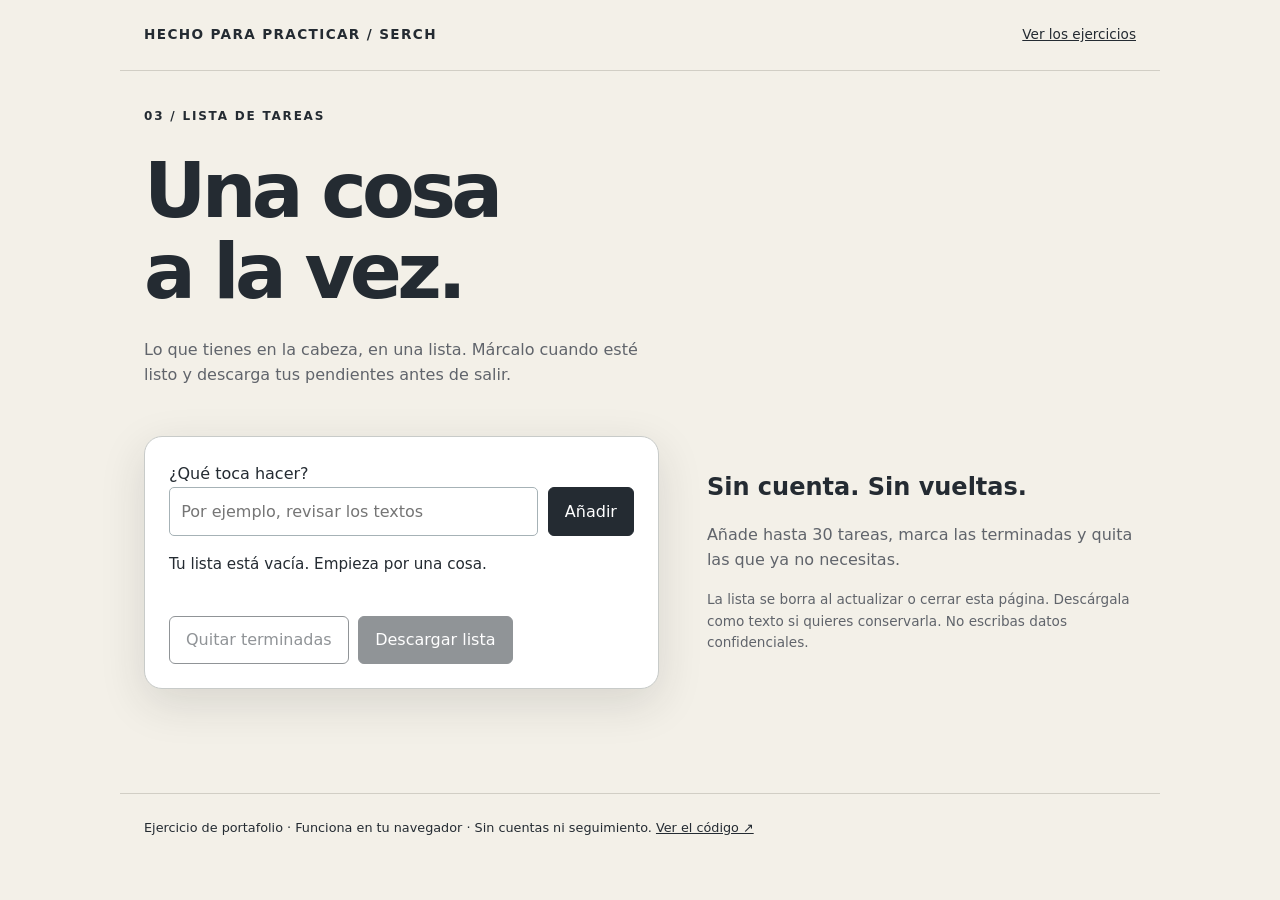
<file: basicos/tareas/index.html>
<!doctype html><html lang="es-MX"><head><meta charset="utf-8"><meta name="viewport" content="width=device-width,initial-scale=1"><meta name="robots" content="noindex"><meta http-equiv="Content-Security-Policy" content="default-src 'none'; script-src 'self'; style-src 'self'; img-src 'self'; connect-src 'none'; form-action 'none'; base-uri 'none'; object-src 'none'; frame-src 'none'"><meta name="referrer" content="strict-origin-when-cross-origin"><title>Una cosa a la vez · Ejercicios de Serch</title><link rel="stylesheet" href="../apps.css"><script src="../apps.js" defer></script></head><body data-app="tasks"><a class="skip" href="#main">Saltar al contenido</a><header><strong>HECHO PARA PRACTICAR / SERCH</strong><a href="../">Ver los ejercicios</a></header><main id="main"><p class="eyebrow">03 / LISTA DE TAREAS</p><h1>Una cosa<br>a la vez.</h1><p class="intro">Lo que tienes en la cabeza, en una lista. Márcalo cuando esté listo y descarga tus pendientes antes de salir.</p><div class="workspace"><div class="panel"><form id="tasks"><label for="task-input">¿Qué toca hacer?</label><div class="task-entry"><input id="task-input" maxlength="120" required autocomplete="off" placeholder="Por ejemplo, revisar los textos"><button class="action" type="submit">Añadir</button></div></form><p id="task-status" class="status" role="status"></p><ul id="task-list" class="tasks"></ul><div class="actions"><button class="action secondary" id="clear-done" type="button">Quitar terminadas</button><button class="action" id="export-tasks" type="button">Descargar lista</button></div></div><aside><h2>Sin cuenta. Sin vueltas.</h2><p>Añade hasta 30 tareas, marca las terminadas y quita las que ya no necesitas.</p><p class="note">La lista se borra al actualizar o cerrar esta página. Descárgala como texto si quieres conservarla. No escribas datos confidenciales.</p></aside></div></main><footer>Ejercicio de portafolio · Funciona en tu navegador · Sin cuentas ni seguimiento. <a href="https://github.com/sergioh-devsec/paginas-para-negocios/tree/main/basicos">Ver el código ↗</a></footer></body></html>
</file>
<file: site.css>
/* Original visual systems; shared foundations, independent brand treatments. */
*{box-sizing:border-box}html{scroll-behavior:smooth;scroll-padding-top:24px}body{margin:0;background:var(--paper);color:var(--ink);font-family:Arial,Helvetica,sans-serif;-webkit-font-smoothing:antialiased;line-height:1.65}body:has(dialog[open]){overflow:hidden}a{color:inherit;text-decoration:none}button,select,input{font:inherit}button,a,input,summary,select{-webkit-tap-highlight-color:transparent}button{cursor:pointer}img{max-width:100%;display:block}button{color:inherit}h1,h2,h3,p,figure{margin:0}h1,h2,h3{line-height:1.08;font-weight:500;letter-spacing:-.045em}h1{font-size:clamp(3.5rem,6.4vw,6.5rem)}h2{font-size:clamp(2.5rem,4vw,4rem)}h3{font-size:1.55rem}h1 em,h2 em{font-weight:400}p{color:var(--muted)}p+p{margin-top:1rem}button:focus-visible,a:focus-visible,input:focus-visible,summary:focus-visible,select:focus-visible{outline:3px solid var(--accent);outline-offset:5px}button:disabled{cursor:default}.wrap{width:min(1280px,calc(100% - 96px));margin-inline:auto}.section{padding-block:104px}.eyebrow{font-size:.69rem;font-weight:700;letter-spacing:.17em;color:var(--ink);line-height:1.6;margin-bottom:22px}.lead{font-size:1.03rem;line-height:1.85;max-width:440px}.small,.quiet-note{font-size:.79rem;line-height:1.7}.quiet-note{margin-top:22px}.actions{display:flex;gap:28px;align-items:center;flex-wrap:wrap;margin-top:32px}.button{display:inline-flex;align-items:center;justify-content:center;gap:24px;border:1px solid var(--ink);padding:16px 24px;font-size:.8rem;font-weight:600;line-height:1.4;min-height:50px;transition:background .22s,transform .22s,color .22s}.button:hover{transform:translateY(-3px)}.solid{background:var(--ink);color:var(--paper)}.solid:hover{background:var(--accent);border-color:var(--accent);color:var(--paper)}.light{background:var(--paper);color:var(--ink);border-color:var(--paper)}.button.small{padding:12px 20px;min-height:44px}.text-link{display:inline-flex;align-items:center;gap:10px;border:0;background:none;padding:6px 0;font-weight:600;font-size:.8rem;min-height:44px;text-underline-offset:6px}.text-link:hover{text-decoration:underline}.skip{position:fixed;z-index:20;left:16px;top:-100px;background:var(--ink);color:var(--paper);padding:10px 18px}.skip:focus{top:12px}.demo-ribbon{padding:8px max(24px,calc((100% - 1280px)/2));display:flex;justify-content:space-between;align-items:center;gap:16px;background:var(--ink);color:var(--paper);font-size:.6rem;letter-spacing:.08em}.demo-ribbon a{font-size:.69rem;text-decoration:underline;text-underline-offset:4px;white-space:nowrap}.site-header{display:flex;justify-content:space-between;align-items:center;gap:40px;padding-block:28px}.brand{font-size:2.1rem;line-height:1;letter-spacing:-.05em;font-weight:600;white-space:nowrap}.brand small{display:block;font-family:Arial,Helvetica,sans-serif;font-size:.5rem;font-weight:500;letter-spacing:.25em;margin-top:11px}.brand-dot{padding-left:5px}.site-header nav{display:flex;gap:34px;align-items:center}.site-header nav>a:not(.button){font-size:.75rem;min-height:44px;display:flex;align-items:center}.site-header nav>a:hover{text-decoration:underline;text-underline-offset:7px}.menu-toggle{display:none}.hero{padding-block:32px 64px;display:grid;gap:7%;align-items:center}.hero-copy>.lead{margin-top:28px}.hero-copy>.button{margin-top:30px}.section-heading{display:grid;grid-template-columns:1fr 1.4fr;column-gap:12%;align-items:end;margin-bottom:48px}.section-heading>.eyebrow{grid-column:1/-1;margin-bottom:25px}.section-heading>p:last-child{max-width:420px;font-size:.93rem}.split{display:grid;grid-template-columns:1fr 1fr;gap:12%;align-items:center}.process{list-style:none;padding:0;margin:0}.process li{display:flex;gap:32px;padding-block:24px;border-bottom:1px solid var(--line)}.process li:first-child{padding-top:0}.process li>span{font-size:.7rem;font-weight:600;padding-top:8px}.process h3{font-size:1.35rem;margin-bottom:10px}.process p{font-size:.84rem;max-width:310px}.faq-layout{display:grid;grid-template-columns:1fr 1.1fr;gap:12%}.faq details{border-bottom:1px solid var(--line)}.faq summary{cursor:pointer;list-style:none;font-size:.94rem;padding:25px 35px 25px 0;position:relative;font-weight:500}.faq summary::-webkit-details-marker{display:none}.faq summary::after{content:'+';position:absolute;right:2px;top:22px;font-size:1.3rem}.faq details[open] summary::after{content:'−'}.faq details p{font-size:.86rem;line-height:1.9;padding:0 24px 24px 0}.site-footer{display:grid;grid-template-columns:.9fr 1.6fr 1fr;gap:7%;padding-block:52px;border-top:1px solid var(--line);align-items:start}.site-footer p{font-size:.75rem}.site-footer>div:last-child{display:flex;flex-direction:column;gap:12px;font-size:.75rem}.site-footer a:hover{text-decoration:underline;text-underline-offset:4px}
/* Dental del Parque: generous white space, structured care, botanical greens. */
.dental{--paper:#f6f8f2;--ink:#153c32;--muted:#56655e;--accent:#386851;--line:#d8e0d5}.dental .brand{font-family:Arial,Helvetica,sans-serif;font-weight:500}.dental .brand-dot{color:#5d7f59}.dental .button{border-radius:5px}.dental-hero{grid-template-columns:1.08fr 1fr;min-height:690px}.dental h1{font-weight:500;letter-spacing:-.065em}.dental h1 em{font-style:normal;color:#648365}.tiny-star{display:inline-block;font-size:1.4rem;vertical-align:middle;margin-right:6px}.dental-photo{position:relative}.dental-photo img{width:100%;height:600px;object-fit:cover;border-radius:230px 230px 18px 18px}.dental-photo figcaption{position:absolute;bottom:28px;left:-30px;right:30px;display:flex;align-items:center;justify-content:space-between;background:#f6f8f2f5;padding:20px 24px;font-size:.8rem;gap:20px;border:1px solid #e3e8dc;box-shadow:0 10px 40px #173c3210}.dental-photo figcaption>div{flex:1}.dental-photo strong{font-weight:500}.hero-foot{display:flex;gap:24px;font-size:.53rem;font-weight:600;letter-spacing:.08em;border-top:1px solid var(--line);margin-top:40px;padding-top:20px}.dental-services{display:grid;grid-template-columns:repeat(3,1fr);gap:0;border-block:1px solid var(--line)}.dental-services article{padding:36px 32px 32px 0}.dental-services article+article{border-left:1px solid var(--line);padding-left:32px}.service-number{display:flex;width:40px;height:40px;align-items:center;justify-content:center;background:#e5eddf;border-radius:50%;font-size:.7rem;margin-bottom:42px}.dental-services h3{margin-bottom:20px}.dental-services p{font-size:.87rem;max-width:310px;margin-bottom:25px}.dental-experience{padding-block:100px;background:#173e33;color:#eff4e9;--line:#446055;--muted:#c4d4c9}.dental-experience .eyebrow{color:#c8dbc2}.dental-experience .lead{margin-top:24px}.dental-experience .button{margin-top:32px;color:#173e33}.dental-experience h2{font-size:clamp(2.6rem,4vw,4rem)}
/* Andrea Molina: editorial serif, warm paper, quiet pacing. */
.psychology{--paper:#f4efe5;--ink:#4e4535;--muted:#726a5e;--accent:#896348;--line:#d8cebd}.psychology h1,.psychology h2,.psychology h3,.psychology .brand{font-family:Georgia,'Times New Roman',serif;font-weight:400}.psychology h1{font-size:clamp(3.5rem,5.7vw,5.8rem);letter-spacing:-.055em}.psychology em{color:#967354}.psychology .button{border-radius:80px}.psych-hero{grid-template-columns:.92fr 1fr;gap:12%;padding-top:30px}.psych-image{position:relative;align-self:stretch}.psych-image img{height:640px;width:100%;object-fit:cover;border-radius:240px 240px 5px 5px}.image-caption{display:block;font-size:.55rem;letter-spacing:.18em;padding-top:18px;text-align:center}.psych-hero .hero-copy{position:relative;padding-block:30px}.line-flower{font-family:Georgia,serif;font-size:100px;line-height:1;color:#b8a484;margin-top:38px;font-weight:400;transform:rotate(15deg)}.psych-statement{text-align:center;max-width:930px;padding-block:95px 110px}.psych-statement h2{font-size:clamp(2.4rem,3.7vw,3.8rem);line-height:1.2}.psych-statement>p:not(.eyebrow){margin:30px auto 40px;max-width:640px;font-size:.96rem}.values-row{display:flex;justify-content:center;gap:35px;font-size:.67rem;letter-spacing:.04em}.values-row span+span::before{content:'•';margin-right:35px;color:#9a8768}.psych-care{background:#eae2d3}.psych-care h2{margin-bottom:25px}.psych-care p{font-size:.88rem;max-width:360px}.care-list article{display:flex;gap:20px;border-top:1px solid #cbbfa9;padding-block:28px;align-items:start}.care-list article>span{font-size:.65rem;padding-top:9px}.care-list article>div{flex:1}.care-list h3{font-size:1.7rem;margin-bottom:14px}.care-list p{font-size:.8rem}.round-button{flex-shrink:0;width:40px;height:40px;border:1px solid #bdae94;background:none;border-radius:50%;transition:background .2s}.round-button:hover{background:#d8cab1}.psych-invitation{text-align:center;padding:70px 24px 90px;border-top:1px solid var(--line)}.psych-invitation>span{font-family:Georgia,serif;font-size:70px;color:#9b815f}.psych-invitation h2{font-size:clamp(3rem,6vw,5.5rem);margin-bottom:30px}
/* Mariana: fashion editorial, large serif and lacquer-like color. */
.nails{--paper:#f7e9e9;--ink:#551f32;--muted:#805865;--accent:#82374e;--line:#dfbdc7}.nails h1,.nails h2,.nails h3{font-family:Georgia,'Times New Roman',serif;font-weight:400}.nails .brand{font-family:Georgia,'Times New Roman',serif;letter-spacing:.07em;font-size:2rem}.nails .brand small{letter-spacing:.3em;text-align:center}.nails .button{border-radius:0}.nail-hero{display:grid;grid-template-columns:1fr 1fr;background:#edd3da;overflow:hidden}.nail-hero .hero-copy{padding:70px 10% 64px max(48px,calc((100vw - 1280px)/2));align-self:center}.nail-hero h1{font-size:clamp(4.6rem,7vw,7.5rem);line-height:.99;letter-spacing:-.06em}.nail-hero h1 em{color:#91475d}.nail-hero .lead{font-size:.9rem;max-width:330px}.nail-hero figure{position:relative;min-height:680px}.nail-hero img{height:100%;width:100%;position:absolute;inset:0;object-fit:cover}.nail-hero figcaption{position:absolute;bottom:30px;right:32px;color:#fff;font-size:.6rem;letter-spacing:.2em;text-shadow:0 1px 8px #361320}.nail-signature{font-size:.56rem;letter-spacing:.15em;margin-top:45px}.nail-marquee{display:flex;justify-content:space-around;gap:25px;align-items:center;padding:20px 35px;border-bottom:1px solid var(--line);font-size:.65rem;letter-spacing:.14em;overflow:hidden;white-space:nowrap}.nail-marquee>span:nth-child(even){font-size:1.3rem}.nail-menu{display:grid;grid-template-columns:repeat(3,1fr);gap:34px}.nail-menu article{border-top:1px solid var(--ink);padding-top:25px}.nail-menu h3{font-size:1.9rem;margin:30px 0 18px}.nail-menu article>p:not(.eyebrow){font-size:.85rem;min-height:50px}.nail-menu article>div{display:flex;justify-content:space-between;gap:16px;align-items:center;margin-top:35px;border-top:1px solid var(--line);padding-top:20px;font-size:.73rem}.nail-menu strong{font-size:.86rem;font-weight:600}.nail-styler{background:#efdbe1}.nail-styler h2{font-size:clamp(3.4rem,5vw,5rem);margin-bottom:20px}.nail-styler .split{gap:14%}.nail-styler p{font-size:.86rem;max-width:400px}.polish-preview{display:flex;align-items:center;justify-content:center;gap:16px;height:240px;--lacquer:#671e35}.polish-preview i{width:49px;height:112px;display:block;border-radius:50% 50% 35% 35%;background:linear-gradient(100deg,#ffffff30,transparent 25% 65%,#ffffff3d 75%,#ffffff10 81%),var(--lacquer);box-shadow:2px 12px 20px #551f3220,inset -4px -5px 12px #0002;transform:rotate(-9deg);transition:background .35s,transform .35s}.polish-preview i:nth-child(2){height:130px;transform:translateY(-12px) rotate(-5deg)}.polish-preview i:nth-child(3){height:140px;transform:translateY(-17px)}.polish-preview i:nth-child(4){height:126px;transform:translateY(-9px) rotate(5deg)}.polish-preview i:nth-child(5){height:101px;transform:translateY(8px) rotate(12deg)}.polish-preview[data-tone=rose]{--lacquer:#c28b96}.polish-preview[data-tone=pearl]{--lacquer:#e9daca}.polish-preview[data-tone=cocoa]{--lacquer:#745047}.polish-preview[data-finish=matte] i{background:var(--lacquer);box-shadow:2px 12px 20px #551f3220,inset -4px -5px 12px #0001}.polish-preview[data-finish=accent] i:nth-child(4){background:linear-gradient(135deg,transparent 48%,#e9cfaa 49% 52%,transparent 53%),var(--lacquer)}.style-controls fieldset{padding:0 0 30px;margin:0 0 30px;border:0;border-bottom:1px solid var(--line)}.style-controls legend{font-size:.67rem;letter-spacing:.12em;margin-bottom:20px}.swatches{display:flex;gap:24px;flex-wrap:wrap}.swatches label{display:flex;flex-direction:column;gap:10px;font-size:.7rem;align-items:center;position:relative;cursor:pointer}.swatch{width:42px;height:42px;border-radius:50%;border:1px solid #551f3230;display:block}.berry{background:#671e35}.rose{background:#c28b96}.pearl{background:#e9daca}.cocoa{background:#745047}.swatches input,.finish-options input{position:absolute;opacity:0;width:100%;height:100%;inset:0;cursor:pointer;margin:0}.swatches label:has(input:checked) .swatch{outline:1px solid var(--ink);outline-offset:5px}.swatches label:has(input:focus-visible),.finish-options label:has(input:focus-visible){outline:3px solid var(--accent);outline-offset:8px}.finish-options{display:flex;gap:10px;flex-wrap:wrap}.finish-options label{position:relative;cursor:pointer}.finish-options span{padding:12px 15px;display:block;border:1px solid #ba8b9b;font-size:.73rem}.finish-options label:has(input:checked) span{background:var(--ink);color:var(--paper)}.style-total{display:flex;justify-content:space-between;gap:20px;align-items:center;margin-bottom:12px}.style-total span{font-size:.85rem}.style-total strong{font-size:1.5rem;font-weight:400;white-space:nowrap}.style-controls>.button{margin-top:24px;width:100%}.nail-ritual{display:grid;grid-template-columns:1.2fr 1fr;gap:12%}.nail-ritual h2{line-height:1.16}.nail-ritual .process h3{font-size:1.6rem}.nail-finale{padding:75px 24px;text-align:center;background:var(--ink);color:var(--paper)}.nail-finale .eyebrow,.nail-finale p{color:#e0bdca}.nail-finale h2{font-size:clamp(2.7rem,5vw,5rem);margin-bottom:30px}.nail-finale .small{margin-top:20px}
/* The demonstration dialogs never collect personal information. */
dialog{width:min(540px,calc(100% - 32px));max-height:calc(100dvh - 48px);overflow-y:auto;background:var(--paper);color:var(--ink);border:1px solid var(--line);padding:32px;box-shadow:0 30px 100px #0004;border-radius:12px}dialog::backdrop{background:#1d241dc9;backdrop-filter:blur(5px)}.dialog-head{display:flex;justify-content:space-between;align-items:center;gap:20px}.dialog-head .eyebrow{margin:0}.close-dialog{border:1px solid var(--line);background:none;width:40px;height:40px;font-size:1.6rem;line-height:1;border-radius:50%}dialog h2{font-size:2.6rem;margin:24px 0 18px}.demo-note{background:color-mix(in srgb,var(--ink) 6%,var(--paper));border-left:2px solid var(--accent);padding:12px 15px;font-size:.8rem;margin-bottom:25px}dialog label,dialog legend{font-size:.8rem;font-weight:600;display:block;margin-bottom:10px}dialog select{width:100%;padding:12px;border:1px solid var(--line);background:var(--paper);color:var(--ink);border-radius:4px;min-height:48px}dialog fieldset{border:0;padding:0;margin:22px 0}.day-options{display:flex;gap:8px}.day-options label{position:relative;margin:0;flex:1;cursor:pointer}.day-options input{position:absolute;opacity:0;width:100%;height:100%;margin:0;cursor:pointer}.day-options span{border:1px solid var(--line);display:block;text-align:center;padding:10px 4px;font-size:.68rem;line-height:1.7;border-radius:4px}.day-options strong{font-size:1.2rem;display:block}.day-options input:checked+span{background:var(--ink);color:var(--paper);border-color:var(--ink)}.day-options label:has(input:focus-visible){outline:3px solid var(--accent);outline-offset:3px}dialog form>.button{margin-top:24px;width:100%}#booking-result{margin-top:22px;padding:18px;background:color-mix(in srgb,var(--ink) 7%,var(--paper));border:1px solid var(--line);font-size:.88rem}#booking-result strong{display:block;margin-bottom:8px}#booking-result .small{margin-top:12px}dialog[open]{animation:dialog-in .22s ease-out}@keyframes dialog-in{from{opacity:0;transform:translateY(12px)}to{opacity:1;transform:none}}
/* Collection: a compact studio portfolio, not a fourth business template. */
.gallery{--paper:#f4f2ec;--ink:#1e2825;--muted:#65706a;--accent:#456758;--line:#d4d8cf}.gallery-header{display:flex;justify-content:space-between;align-items:center;padding-block:36px;border-bottom:1px solid var(--line)}.gallery-header .brand{font-size:1rem;letter-spacing:.02em}.gallery-header .brand small{font-size:.5rem}.gallery-intro{display:grid;grid-template-columns:1.4fr 1fr;column-gap:10%;align-items:end;padding-block:70px}.gallery-intro>.eyebrow{grid-column:1/-1;margin-bottom:30px}.gallery h1{font-size:clamp(3.7rem,6.4vw,6.3rem);letter-spacing:-.065em;line-height:1.02}.gallery h1 em{font-family:Georgia,serif;font-weight:400;color:#6f8175}.gallery-intro>div>p{font-size:.95rem;max-width:360px;margin-bottom:25px}.pill{display:inline-block;padding:6px 11px;border:1px solid var(--line);font-size:.6rem;margin:4px 5px 0 0;border-radius:30px}.gallery-grid{display:grid;grid-template-columns:repeat(3,1fr);gap:28px}.project-image{position:relative;display:block;overflow:hidden;border-radius:5px}.project-image img{width:100%;height:auto;aspect-ratio:4/5;object-fit:cover;transition:transform .6s}.project-image:hover img{transform:scale(1.035)}.project-image span{position:absolute;bottom:18px;right:18px;padding:12px 18px;background:#f4f2ecf2;font-size:.72rem;box-shadow:0 4px 16px #0001}.project-label{display:flex;justify-content:space-between;gap:12px;font-size:.57rem;letter-spacing:.1em;margin:22px 0 16px}.project-label a{text-decoration:underline;text-underline-offset:4px;white-space:nowrap}.gallery-grid h2{font-size:1.9rem;margin-bottom:12px}.gallery-grid p{font-size:.8rem}.gallery-note{margin-block:90px 70px;border-top:1px solid var(--line);padding-top:50px;display:grid;grid-template-columns:1fr 1.1fr;gap:12%}.gallery-note>div>p:first-child{font-size:.92rem}.gallery-note .button{margin-top:25px}.gallery-footer{display:flex;justify-content:space-between;gap:24px;border-top:1px solid var(--line);padding-block:30px;font-size:.6rem;letter-spacing:.06em}
@media(min-width:1600px){.nail-hero .hero-copy{padding-left:calc((100vw - 1280px)/2)}}
@media(max-width:1050px){.wrap{width:calc(100% - 56px)}.site-header nav{gap:20px}.dental-hero{min-height:auto;gap:6%;grid-template-columns:1.05fr 1fr}.dental-photo img{height:540px}.dental h1{font-size:clamp(3rem,6.3vw,5rem)}.hero-foot{gap:14px;font-size:.48rem}.psych-hero{gap:7%}.psych-image img{height:580px}.psychology h1{font-size:clamp(3rem,5.5vw,4.5rem)}.line-flower{font-size:70px}.nail-hero .hero-copy{padding-left:28px}.nail-hero h1{font-size:6.7vw}.nail-hero figure{min-height:600px}.split{gap:7%}.section-heading,.faq-layout{gap:7%}.nail-ritual{gap:7%}.swatches{gap:20px}.style-total{flex-wrap:wrap}.gallery-grid{gap:20px}.gallery-grid h2{font-size:1.55rem}}
@media(max-width:760px){html{scroll-padding-top:12px}.wrap{width:calc(100% - 40px)}.demo-ribbon{padding:8px 20px;font-size:.47rem;gap:12px}.demo-ribbon a{font-size:.57rem}.site-header{padding-block:22px;position:relative;flex-wrap:wrap;gap:0}.brand{font-size:1.9rem}.brand small{font-size:.46rem}.menu-toggle{display:flex;align-items:center;gap:18px;border:1px solid var(--line);background:none;padding:10px 14px;font-size:.72rem;min-height:44px}.menu-toggle span{font-size:1.2rem}.site-header nav{width:100%;display:none;flex-direction:column;align-items:stretch;padding-block:24px 10px;gap:5px}.site-header nav.open{display:flex}.site-header nav>a{padding:8px}.site-header nav .button{margin-top:10px}.hero{padding-block:28px 48px;display:flex;flex-direction:column;gap:36px;align-items:stretch}.hero h1{font-size:clamp(3.4rem,12vw,5.3rem)}.hero .lead{font-size:.95rem;max-width:480px}.hero-copy>.lead{margin-top:23px}.eyebrow{font-size:.6rem;margin-bottom:20px}.actions{gap:18px;margin-top:25px}.button{padding:15px 21px}.dental-photo{margin-left:22px}.dental-photo img{height:460px;border-radius:180px 180px 12px 12px}.dental-photo figcaption{left:-22px;right:22px;bottom:20px;padding:17px}.hero-foot{font-size:.48rem;gap:20px;margin-top:30px}.section{padding-block:65px}.section-heading{display:block;margin-bottom:30px}.section-heading h2{margin-bottom:24px}.section-heading>p:last-child{font-size:.88rem}.dental-services{display:block}.dental-services article,.dental-services article+article{padding:28px 0;border-left:0;border-bottom:1px solid var(--line)}.dental-services article:last-child{border-bottom:0}.service-number{margin-bottom:24px}.dental-services p{max-width:none;margin-bottom:15px}.split,.faq-layout,.nail-ritual{display:block}.dental-experience{padding-block:65px}.process{margin-top:42px}.process li{gap:25px}.faq{margin-top:28px}.faq summary{font-size:.9rem}.site-footer{display:block;padding-block:35px}.site-footer>p{margin-block:24px;max-width:440px}.site-footer>div:last-child{display:flex;flex-wrap:wrap;flex-direction:row;gap:20px}.psych-hero .psych-image{order:2;margin-right:25px}.psych-hero .hero-copy{padding-block:4px;order:1}.psychology h1{font-size:clamp(3.3rem,11.8vw,5rem)}.line-flower{position:absolute;right:0;bottom:0;font-size:63px;opacity:.5}.psych-image img{height:430px;border-radius:200px 200px 5px 5px}.psych-statement{padding-block:50px 65px}.psych-statement h2{font-size:2.45rem}.psych-statement>p:not(.eyebrow){margin:25px auto}.values-row{flex-direction:column;gap:13px;font-size:.68rem}.values-row span+span::before{display:none}.care-list{margin-top:35px}.care-list h3{font-size:1.5rem}.care-list article{gap:15px}.psych-invitation{padding-block:50px 65px}.psych-invitation h2{font-size:3.7rem}.nail-hero{grid-template-columns:1fr}.nail-hero .hero-copy{padding:40px 20px}.nail-hero h1{font-size:clamp(4.2rem,17vw,6.5rem)}.nail-hero .lead{max-width:370px}.nail-signature{margin-top:30px}.nail-hero figure{min-height:480px}.nail-marquee{gap:24px;justify-content:start;padding:16px 20px;font-size:.54rem}.nail-menu{grid-template-columns:1fr;gap:32px}.nail-menu h3{margin:22px 0 14px;font-size:1.9rem}.nail-menu article>p:not(.eyebrow){min-height:0}.nail-menu article>div{margin-top:22px}.polish-preview{height:210px;gap:14px}.polish-preview i{width:42px}.style-controls{margin-top:32px}.style-controls fieldset{padding-bottom:24px;margin-bottom:24px}.swatches{gap:27px}.finish-options{gap:9px}.finish-options span{padding:12px}.nail-finale{padding-block:60px}.nail-finale h2{font-size:3rem}.gallery-header{padding-block:25px;gap:18px}.gallery-header .brand{font-size:.78rem}.gallery-header .text-link{font-size:.6rem}.gallery-intro{display:block;padding-block:45px}.gallery h1{font-size:clamp(3.5rem,11vw,5rem)}.gallery-intro>div{margin-top:28px}.gallery-grid{grid-template-columns:1fr;gap:45px}.project-image img{aspect-ratio:5/4}.gallery-grid h2{font-size:2rem}.project-label{font-size:.6rem}.gallery-note{display:block;margin-block:60px 40px;padding-top:35px}.gallery-note h2{margin-bottom:24px}.gallery-footer{font-size:.51rem;align-items:start}.gallery-footer>span{max-width:160px}dialog{padding:24px}dialog h2{font-size:2.25rem}.day-options{gap:6px}}
@media(prefers-reduced-motion:reduce){html{scroll-behavior:auto}*,*::before,*::after{animation:none!important;transition:none!important}.button:hover{transform:none}.project-image:hover img{transform:none}}
/* Collection 02: three different compositions, not a color swap. */
.dental{--paper:#f0f2e9;--ink:#173b33;--accent:#52705a}.dental .site-header{border-bottom:1px solid var(--line)}.dental-hero{gap:0;grid-template-columns:1.05fr 1fr;padding-block:0 65px;align-items:stretch;min-height:720px}.dental-hero .hero-copy{padding:60px 45px 15px 0}.dental-hero h1{font-size:clamp(4rem,7vw,7rem);line-height:.96;letter-spacing:-.07em}.dental-hero .lead{font-size:.94rem;max-width:360px}.dental .dental-photo{margin-right:-32px;padding-left:25px;border-left:1px solid var(--line)}.dental .dental-photo img{height:100%;min-height:600px;max-height:720px;border-radius:0 0 100px 0;object-position:55% center}.dental-photo .photo-index{position:absolute;z-index:1;top:22px;left:48px;font-size:.65rem;letter-spacing:.22em;background:#f6f8f2dd;padding:10px 14px}.dental .dental-photo figcaption{left:-35px;right:auto;width:300px;bottom:45px;background:#d8e9b2;box-shadow:none;border:0;padding:24px}.dental-photo .tiny-star{font-size:2.5rem}.dental .hero-foot{font-size:.6rem;line-height:1.8;align-items:center;justify-content:space-between;max-width:350px}.hero-foot strong{font-weight:500}.dental-smile{width:55px;height:28px;border:2px solid #658063;border-top:0;border-radius:0 0 60px 60px;display:block;transform:rotate(-8deg)}.visit-map{display:grid;grid-template-columns:1fr 1.45fr;gap:10%;padding-block:48px 75px;border-bottom:1px solid var(--line)}.visit-map h2{font-size:clamp(2rem,3vw,3rem)}.visit-buttons{display:flex;border-bottom:1px solid #b8cbb4;gap:10px;margin-bottom:24px}.visit-buttons button{background:none;border:0;border-bottom:3px solid transparent;padding:12px 8px;font-size:.76rem;color:#567164;flex:1;min-height:48px}.visit-buttons button[aria-pressed=true]{border-color:#173b33;color:#173b33;font-weight:700;background:#e1ead7}.visit-panels article{display:flex;gap:25px;align-items:flex-start;min-height:150px}.visit-panels article[hidden]{display:none}.visit-panels article>span{font-size:3rem;line-height:1;font-weight:400;letter-spacing:-.08em;color:#799274}.visit-panels h3{font-size:1.45rem;line-height:1.2;max-width:340px;margin:4px 0 14px}.visit-panels p{font-size:.85rem;max-width:400px}.dental-services{border:0;gap:18px}.dental-services article,.dental-services article+article{background:#e5ebdc;padding:32px;border:0}.dental-services article:nth-child(2){background:#dce7cd}.dental-services article:nth-child(3){background:#d3e1c1}.service-number{background:none;border-radius:0;font-size:2.4rem;justify-content:start;width:auto;height:auto;color:#658063;margin-bottom:45px;letter-spacing:-.07em}.dental-experience{background:#183c33 url('assets/dental.png') right 50%/42% auto no-repeat;position:relative;isolation:isolate}.dental-experience::before{content:'';position:absolute;inset:0;background:linear-gradient(90deg,#183c33 48%,#183c33ef 60%,#183c33c9);z-index:-1}
.psychology{--paper:#f2eee4;--ink:#4b453d;--muted:#706557;--accent:#855337}.psychology .site-header{padding-block:34px}.psychology .brand{font-style:italic;font-size:2.7rem}.psychology .site-header nav{gap:24px}.psych-hero{position:relative;grid-template-columns:1.3fr .9fr;gap:4%;padding:55px 0 100px;border-top:1px solid var(--line);align-items:center}.psych-hero .hero-copy{grid-column:1;grid-row:1;padding:0;z-index:1}.psychology .psych-hero h1{font-size:clamp(3.6rem,6.7vw,6.8rem);line-height:1.04;letter-spacing:-.065em}.psych-hero h1 em{display:inline-block;white-space:nowrap;color:#906747}.psych-hero .lead{max-width:360px;margin-top:30px;font-size:.95rem}.psych-hero .psych-image{grid-column:2;grid-row:1;align-self:center;padding:16px;background:#fcf9f0;transform:rotate(3deg);box-shadow:0 18px 40px #74624313;margin:20px 0 0}.psych-image img{border-radius:0!important;height:460px!important;object-position:center}.psych-margin{position:absolute;left:0;bottom:30px;font-size:.58rem;letter-spacing:.2em;color:#9b8a70}.psych-handnote{font-family:Georgia,serif;font-size:1.2rem;font-style:italic;color:#7c6854!important;transform:rotate(-7deg);position:absolute;right:7%;bottom:-47px;line-height:1.4!important}.psych-hero .quiet-note{font-size:.66rem}.psych-letter{position:relative;border-top:1px solid #b9a989;border-bottom:1px solid #b9a989;display:grid;grid-template-columns:1fr 2fr;gap:9%;padding-block:70px;isolation:isolate}.letter-number{font-size:.59rem;letter-spacing:.12em;padding-top:15px}.psych-letter h2{font-size:clamp(2.3rem,3.5vw,3.5rem);line-height:1.1;margin-bottom:25px}.psych-letter p{font-size:.9rem;max-width:500px;margin-bottom:30px}.psych-letter details{border-top:1px solid var(--line);max-width:550px}.psych-letter summary{font-size:.85rem;cursor:pointer;padding:20px 0;list-style:none;display:flex;justify-content:space-between;gap:16px}.psych-letter summary::-webkit-details-marker{display:none}.psych-letter summary span{font-size:1.2rem;transition:transform .2s}.psych-letter details[open] summary span{transform:rotate(90deg)}.psych-letter details p{font-size:.82rem;margin-bottom:8px}.psych-letter details .text-link{margin-bottom:20px}.letter-stamp{font:italic 190px/1 Georgia,serif;position:absolute;left:0;bottom:50px;color:#d1c5b2;z-index:-1}.psych-statement{padding-block:100px;max-width:1000px}.psych-statement h2{font-style:italic}.psych-care{background:#e8e0d0;border-top:1px solid #dbd0be}.psych-care .split{grid-template-columns:.8fr 1.3fr}.psych-care .care-list h3{font-size:2.2rem}.psych-invitation{position:relative;overflow:hidden}.psych-invitation>span{position:absolute;left:3%;top:12%;font-size:160px;color:#d2c5ae;z-index:-1}
.nails{--paper:#f8eee8;--ink:#4f142d;--muted:#76545d;--accent:#963958;--line:#d9bfbe}.nails .brand{font-family:Arial,Helvetica,sans-serif;font-size:1.65rem;letter-spacing:.2em;font-weight:800}.nails .site-header{padding-block:25px}.nail-hero{background:#4f142d;position:relative;grid-template-columns:1.1fr 1fr;isolation:isolate;min-height:720px;gap:0;color:#f9e7dc;padding-block:38px}.nail-hero .hero-copy{padding:45px 0 40px max(48px,calc((100vw - 1280px)/2));position:relative;z-index:1}.nail-hero .eyebrow{color:#dca7b0;font-size:.57rem;letter-spacing:.2em}.nail-hero h1{font-size:clamp(4.2rem,6.7vw,7.5rem);line-height:.94;letter-spacing:-.07em;position:relative;margin-right:-25px}.nail-hero h1 em{color:#eda7b7;font-weight:400}.nail-hero .lead{color:#e2c0c8;font-size:.82rem;max-width:300px;line-height:1.8}.nail-hero .solid{background:#f8e8df;border-color:#f8e8df;color:#4f142d}.nail-hero figure{min-height:650px;margin:20px 65px 15px 35px;transform:rotate(4deg);border:8px solid #f6e7dc;border-bottom-width:50px;box-shadow:0 15px 55px #1c001c66;background:#e3c4bf}.nail-hero img{object-position:50% center}.nail-hero figcaption{bottom:-36px;right:8px;left:8px;text-shadow:none;display:flex;justify-content:space-between;align-items:center;color:#4f142d;font-size:.53rem}.nail-hero figcaption strong{font-family:Georgia,serif;font-size:.7rem;line-height:1.1;font-weight:400;font-style:italic;letter-spacing:0}.nail-hero-palette{display:flex;align-items:center;gap:8px;margin-top:35px}.nail-hero-palette i{width:17px;height:17px;border-radius:50%;border:1px solid #dfa0ac;background:#9e425b}.nail-hero-palette i:nth-child(2){background:#c28b96}.nail-hero-palette i:nth-child(3){background:#e9daca}.nail-hero-palette span{font-size:.46rem;letter-spacing:.12em;color:#dca7b0;margin-left:9px}.nail-signature{margin-top:15px;color:#dca7b0;font-size:.5rem}.nail-marquee{background:#efb2be;color:#4f142d;border:0;padding-block:18px}.nail-menu{display:block}.nail-menu article{display:grid;grid-template-columns:.6fr 1.4fr 1.3fr 1fr;gap:30px;align-items:center;padding:34px 0;border-color:#d9bfbe}.nail-menu .eyebrow{margin:0;font-size:.58rem}.nail-menu h3{font-size:2rem;margin:0}.nail-menu article>p:not(.eyebrow){min-height:0;font-size:.82rem}.nail-menu article>div{display:block;margin:0;padding:0;border:0;text-align:right}.nail-menu article>div>span{display:block;font-size:.62rem}.nail-menu strong{display:block;font-size:1rem;margin-top:8px}.nail-styler{background:#eab2bd;padding-block:90px}.nail-styler .split{gap:8%;grid-template-columns:1.1fr 1fr}.nail-styler h2{font-size:clamp(3.8rem,5.8vw,6.5rem);line-height:.98}.nail-styler .polish-preview{height:270px;justify-content:start;padding-left:15px;gap:20px}.style-controls{background:#f7e7dd;padding:40px;box-shadow:10px 10px 0 #4f142d14}.nail-ritual .process li>span{font-size:2rem;font-family:Georgia,serif}.nail-finale h2{font-style:italic}
.gallery-grid{align-items:start}.gallery-grid article:nth-child(2){padding-top:65px}.gallery-grid article:nth-child(3){padding-top:125px}.gallery-grid .project-image{border-radius:0}.gallery-grid article:nth-child(2) .project-image{transform:rotate(2deg)}.gallery-grid article:nth-child(3) .project-image{transform:rotate(-2deg)}
@media(max-width:1050px){.dental-hero .hero-copy{padding-right:25px}.dental-hero h1{font-size:6.6vw}.dental .dental-photo{margin-right:0;padding-left:15px}.dental .dental-photo img{min-height:570px}.psychology .psych-hero h1{font-size:6.5vw}.psych-handnote{right:0}.nail-hero .hero-copy{padding-left:28px}.nail-hero figure{margin-right:35px;margin-left:20px;min-height:580px}.nail-hero h1{font-size:7.1vw}.nail-menu article{gap:16px;grid-template-columns:.65fr 1.3fr 1.1fr .8fr}.nail-menu h3{font-size:1.65rem}.style-controls{padding:26px}.nail-styler .polish-preview{gap:12px;padding-left:0}.polish-preview i{max-width:42px}}
@media(max-width:760px){.dental-hero{display:flex;padding-bottom:40px;gap:32px;min-height:0}.dental-hero .hero-copy{padding:32px 0 0}.dental-hero h1{font-size:clamp(4rem,15vw,6rem)}.dental .dental-photo{border:0;padding:0;margin:0}.dental .dental-photo img{height:470px;min-height:0;border-radius:0 0 80px 0}.dental .dental-photo figcaption{width:265px;left:-8px;bottom:28px;padding:18px}.dental-photo .photo-index{left:18px;top:18px}.dental .hero-foot{margin-top:30px}.visit-map{grid-template-columns:1fr;gap:25px;padding-block:20px 50px}.visit-map h2{font-size:2.35rem}.visit-panels article{min-height:160px;gap:18px}.visit-panels h3{font-size:1.35rem}.visit-buttons button{font-size:.7rem;padding-inline:5px}.dental-services{grid-template-columns:1fr}.dental-services article,.dental-services article+article{padding:28px}.service-number{margin-bottom:20px}.dental-experience{background:#183c33}.psych-hero{display:flex;flex-direction:column;gap:40px;padding:40px 0 75px}.psychology .psych-hero h1{font-size:clamp(3rem,10.7vw,5rem)}.psych-hero .hero-copy{padding:0;order:0}.psych-hero .psych-image{order:1;margin:20px 12px 0;align-self:stretch;padding:12px}.psych-image img{height:370px!important}.psych-handnote{position:static;text-align:right;margin:25px 10px 0!important;font-size:1rem}.psych-margin{bottom:12px;font-size:.5rem}.psych-letter{grid-template-columns:1fr;gap:25px;padding-block:45px}.letter-stamp{display:none}.psych-letter h2{font-size:2.25rem}.psych-statement{padding-block:65px}.psych-care .split{display:block}.psych-care .care-list h3{font-size:1.75rem}.psych-invitation>span{font-size:100px;opacity:.6}.nail-hero{grid-template-columns:1fr;display:grid;padding:0 0 40px;min-height:0;overflow:hidden}.nail-hero .hero-copy{padding:40px 25px 28px}.nail-hero h1{font-size:clamp(3.7rem,12vw,5.5rem);margin-right:0}.nail-hero .lead{font-size:.9rem}.nail-hero figure{min-height:460px;margin:12px 35px 15px;transform:rotate(3deg);border-width:6px;border-bottom-width:42px}.nail-hero-palette{margin-top:25px}.nail-hero figcaption{bottom:-31px}.nail-menu article{grid-template-columns:1fr auto;gap:16px;padding-block:25px}.nail-menu .eyebrow{grid-column:1/-1}.nail-menu h3{font-size:1.85rem}.nail-menu article>p:not(.eyebrow){grid-column:1;grid-row:3}.nail-menu article>div{grid-column:2;grid-row:2/4}.nail-marquee{justify-content:flex-start;gap:20px;font-size:.52rem}.nail-styler{padding-block:55px}.nail-styler .split{display:block}.nail-styler h2{font-size:3.8rem}.nail-styler .polish-preview{height:240px;justify-content:center}.style-controls{padding:25px;margin-top:35px;box-shadow:7px 7px 0 #4f142d14}.gallery-grid article:nth-child(2),.gallery-grid article:nth-child(3){padding-top:0}.gallery-grid article:nth-child(2) .project-image,.gallery-grid article:nth-child(3) .project-image{transform:none}}
@media(prefers-reduced-motion:reduce){.psych-letter summary span{transition:none}}

/* Longer, everyday sample names remain readable on small screens. */
.dental .brand,.psychology .brand{font-size:1.55rem;letter-spacing:-.035em;line-height:1.15;max-width:230px}.dental .brand small,.psychology .brand small{letter-spacing:.09em;margin-top:.4rem}@media(max-width:650px){.dental .brand,.psychology .brand{font-size:1.15rem;max-width:185px}}
</file>
<file: basicos/apps.css>
:root{font-family:system-ui,-apple-system,sans-serif;color:#242b32;background:#f3f0e8;font-synthesis:none;line-height:1.6}*{box-sizing:border-box}body{margin:0}a{color:inherit}button,input{font:inherit}button{cursor:pointer}button:disabled{opacity:.5;cursor:default}:focus-visible{outline:3px solid #bc5900;outline-offset:4px}header,main,footer{max-width:1040px;margin:auto;padding:1.5rem}header{display:flex;justify-content:space-between;gap:1rem;border-bottom:1px solid #d1cec5;font-size:.85rem}header strong{letter-spacing:.1em}h1{font-size:clamp(2.5rem,7vw,4.8rem);line-height:1.06;letter-spacing:-.06em;margin:1.5rem 0}h2{line-height:1.25}.intro{max-width:52ch;color:#60646b}.eyebrow{font-size:.75rem;letter-spacing:.15em;font-weight:700}.workspace{display:grid;grid-template-columns:1.2fr 1fr;gap:3rem;align-items:start;margin:3rem 0}aside{padding:1rem 0}aside p{color:#60646b}.panel{padding:1.5rem;border:1px solid #c8cbc9;border-radius:18px;background:#fff;box-shadow:0 14px 45px #2222}.calc{background:#242c33;border-color:#242c33;color:#fff}.calc input{width:100%;background:#c9dec8;color:#18271d;padding:1.3rem .8rem;font:1.8rem monospace;text-align:right;border:0;border-radius:8px;margin:.5rem 0 1rem}.keys{display:grid;grid-template-columns:repeat(4,1fr);gap:.65rem}.keys button{border:1px solid #66747c;border-radius:7px;background:#3b4953;color:#fff;font-size:1.25rem;min-height:52px;box-shadow:0 3px #0d151b}.keys button:hover{background:#586a76}.keys button:active{transform:translateY(2px);box-shadow:none}.keys .operator{background:#f0b45c;color:#20252a;border-color:#f0b45c}.keys .equals{background:#b4daba;color:#172f20;border-color:#b4daba}.status{min-height:3rem;font-size:.95rem}.calc .status{color:#d5e2df}.history{padding-left:1.2rem;overflow-wrap:anywhere;font-family:monospace}.board{display:grid;grid-template-columns:repeat(4,1fr);gap:.7rem}.board button{aspect-ratio:1;border:1px solid #3e3979;background:#4f488f;color:#fff;border-radius:10px;font-size:2rem;font-weight:700;transition:background .15s,transform .15s}.board button.revealed{background:#f7d26b;color:#242442;transform:scale(.96)}.board button.matched{background:#d5e6d8;color:#224032;border-color:#78a288}.stats{display:flex;gap:1.5rem;font-size:.85rem;padding-bottom:1rem}.stats strong{font-size:1.6rem;margin-right:.3rem}.action{display:inline-block;border:1px solid #242b32;background:#242b32;color:#fff;border-radius:6px;padding:.65rem 1rem;text-decoration:none}.secondary{background:transparent;color:#242b32}.task-entry{display:flex;gap:.6rem}.task-entry input{min-width:0;flex:1;padding:.7rem;border:1px solid #a6b2b6;border-radius:5px}.tasks{list-style:none;padding:0}.tasks li{display:flex;gap:1rem;justify-content:space-between;padding:1rem 0;border-bottom:1px solid #d5dcdd}.tasks label{display:flex;gap:.8rem;align-items:start;overflow-wrap:anywhere;min-width:0}.tasks input{width:20px;height:20px;accent-color:#285947;flex-shrink:0}.tasks button{background:none;border:0;color:#835127;text-decoration:underline;font-size:.8rem;align-self:start}.tasks .done span{text-decoration:line-through;color:#65736c}.actions{display:flex;flex-wrap:wrap;gap:.6rem}.projects{display:grid;grid-template-columns:repeat(3,1fr);gap:1rem;margin:3rem 0}.project{display:block;background:#fff;border:1px solid #c7cdca;padding:1.8rem;text-decoration:none;border-radius:12px}.project:hover{border-color:#242b32}.project strong{display:block;font-size:1.4rem}.project .glyph{font-size:3rem;display:block;margin-bottom:2rem}.note{font-size:.85rem;color:#60646b}footer{font-size:.8rem;border-top:1px solid #d1cec5;margin-top:2rem}.skip{position:absolute;left:1rem;top:-100px}.skip:focus{top:1rem;background:#fff;padding:1rem;z-index:10}@media(max-width:700px){.workspace{grid-template-columns:1fr;gap:1rem;margin:2rem 0}.projects{grid-template-columns:1fr}.panel{padding:1rem}header{flex-wrap:wrap}.task-entry{flex-wrap:wrap}.task-entry input{min-width:180px}.keys{gap:.5rem}.board{gap:.5rem}}@media(prefers-reduced-motion:reduce){*{transition:none!important;animation:none!important}}

.keys .equals{grid-column:1/-1}.keys .equals:hover{background:#c9ead0}
</file>
